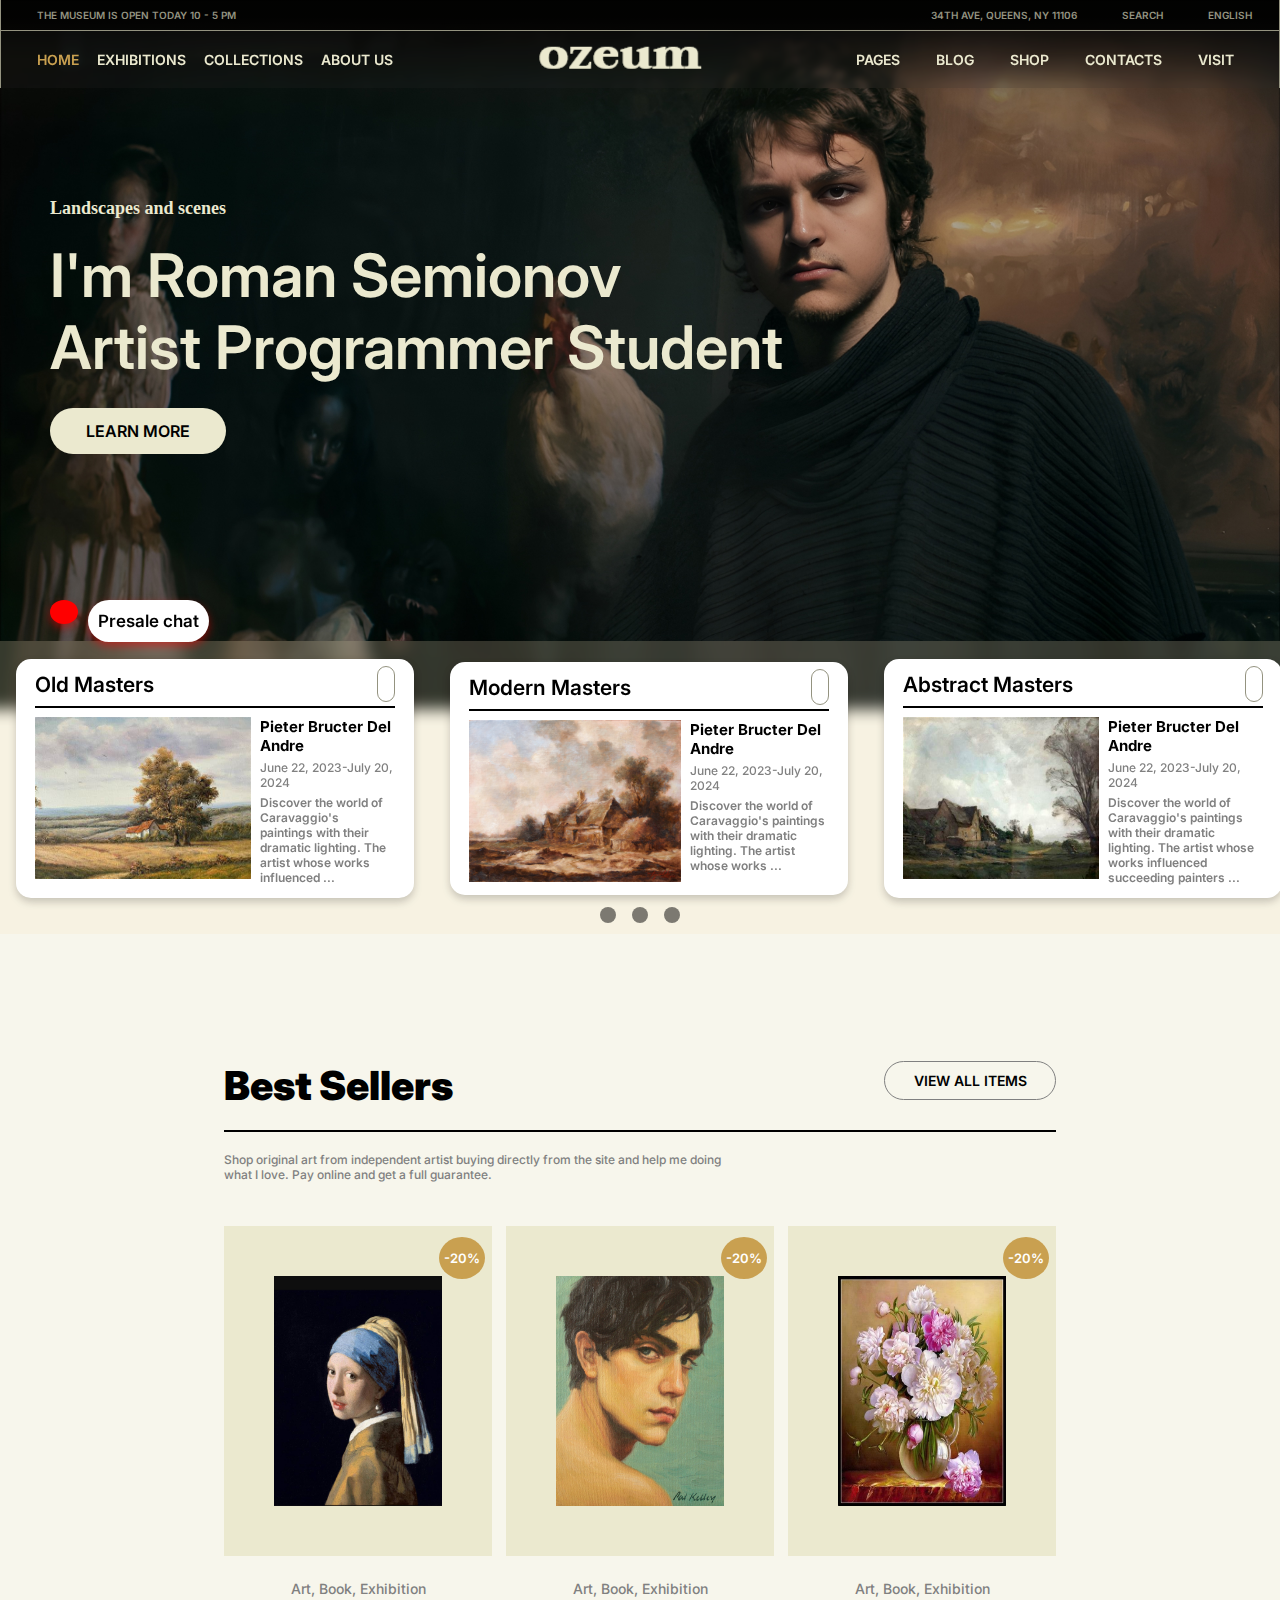
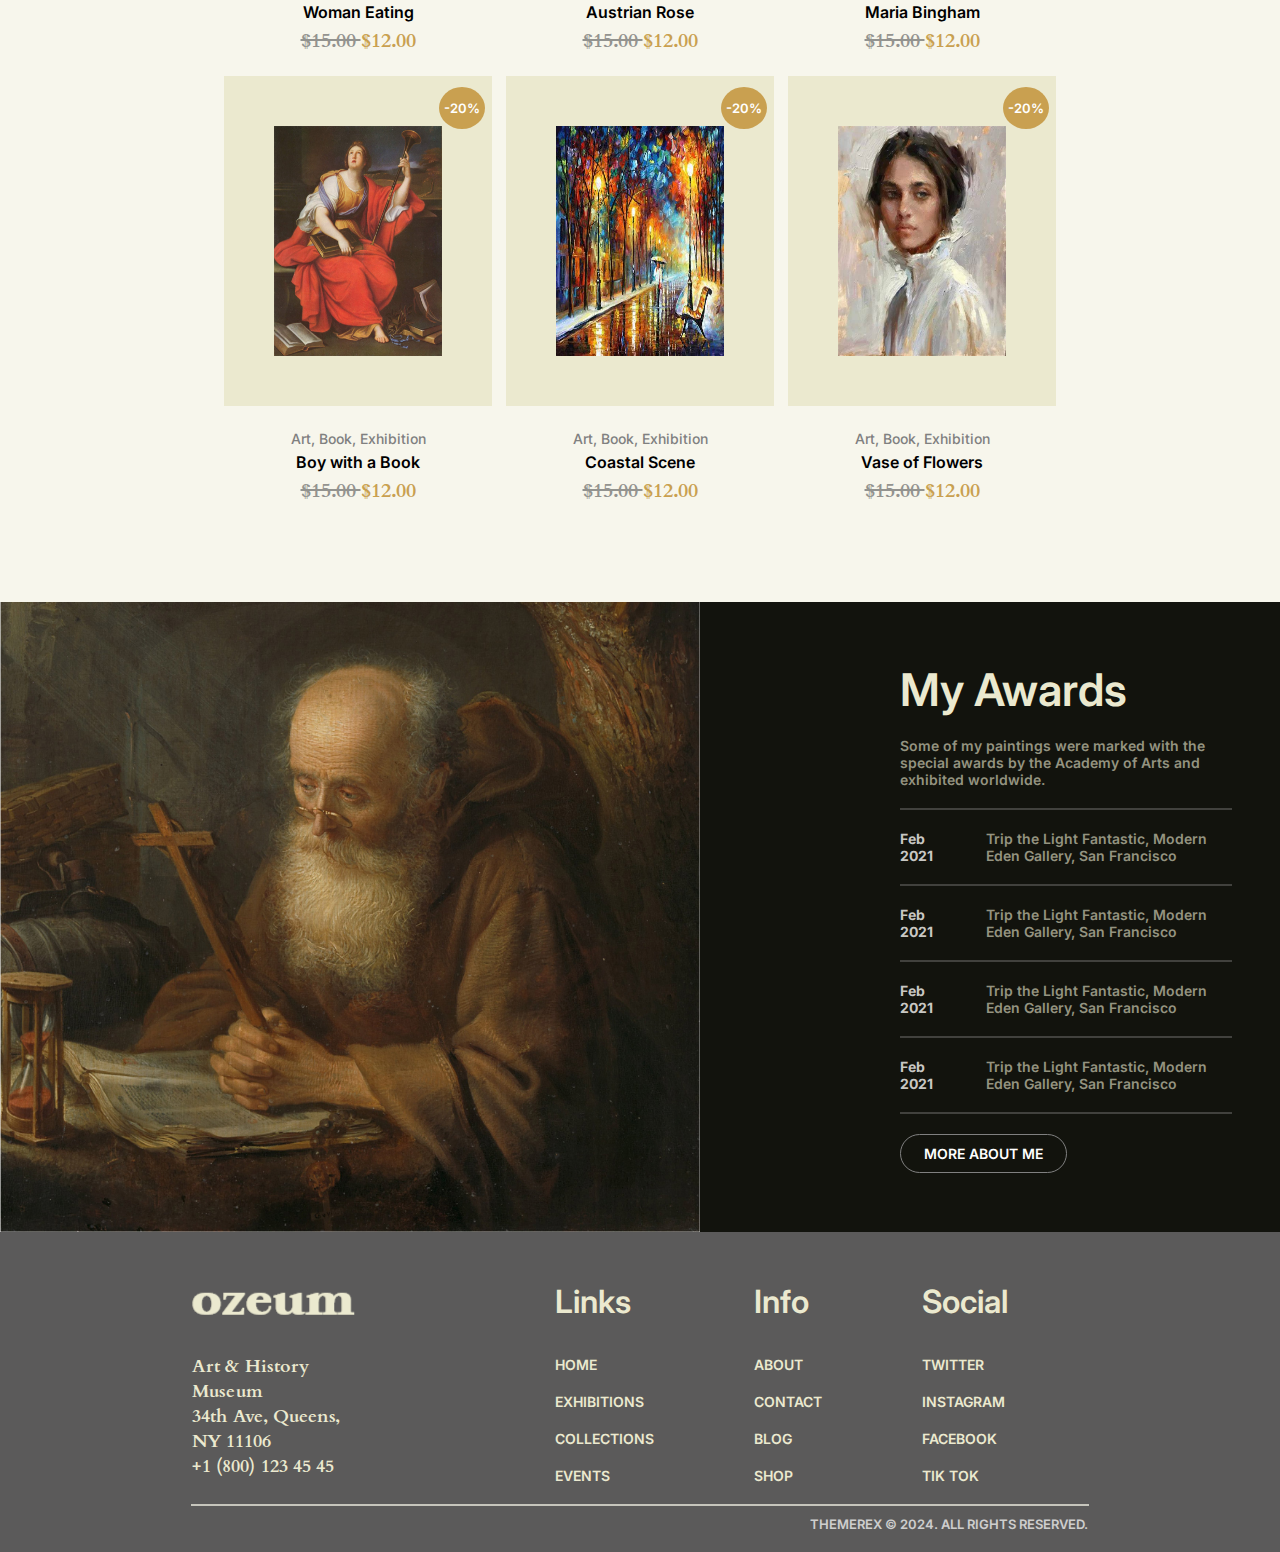
<file: index.html>
<!DOCTYPE html>
<html lang="en">

<head>
    <meta charset="UTF-8">
    <meta name="viewport" content="width=device-width, initial-scale=1.0">
    <link rel="stylesheet" href="style.css">
    <link rel="stylesheet" href="shop.html">
    <link rel="stylesheet" href="about-us.html">
    <link rel="stylesheet" href="https://cdnjs.cloudflare.com/ajax/libs/font-awesome/6.5.1/css/all.min.css"
        integrity="sha512-DTOQO9RWCH3ppGqcWaEA1BIZOC6xxalwEsw9c2QQeAIftl+Vegovlnee1c9QX4TctnWMn13TZye+giMm8e2LwA=="
        crossorigin="anonymous" referrerpolicy="no-referrer" />
    <title>Ozeum-Home</title>
</head>

<body>
    <section class="sec-main">
        <div class="presale">
            <ul class="presale-flex">
                <a href="#" class="color-white">
                    <li class="pr-button"><i class="fa-solid fa-comment"></i></li>
                </a>
                <a href="#" class="pr-ch-button">
                    <li>Presale chat</li>
                </a>
            </ul>
        </div>

        <header>
            <section class="upper">
                <a href="#" class="item-flex first-item">
                    <i class="fa-regular fa-clock"></i>
                    <p>THE MUSEUM IS OPEN TODAY 10 - 5 PM</p>
                </a>
                <ul class="upper-nav">
                    <li>
                        <a href="#" class="item-flex">
                            <i class="fa-solid fa-location-dot"></i>
                            <p>34TH AVE, QUEENS, NY 11106</p>
                        </a>
                    </li>
                    <li>
                        <a href="#" class="item-flex">
                            <i class="fa-solid fa-magnifying-glass"></i>
                            <p>SEARCH</p>
                        </a>
                    </li>
                    <li>
                        <a href="#" class="item-flex">
                            <i class="fa-solid fa-globe"></i>
                            <p>ENGLISH</p>
                        </a>
                    </li>
                </ul>
            </section>

            <section class="lower">
                <ul class="lower-nav-container">
                    <ul class="lower-nav">
                        <li class="current"><a href="#">HOME</a></li>
                        <li><a href="#">EXHIBITIONS</a></li>
                        <li><a href="#">COLLECTIONS</a></li>
                        <li><a href="about-us.html">ABOUT US</a></li>
                    </ul>
                    <li class="logo"><a href="index.html"><img src="/Lucru_Individual_1/images/logo.png" alt=""></a></li>
                    <ul class="lower-nav lower-nav2">
                        <li><a href="#">PAGES</a></li>
                        <li><a href="#">BLOG</a></li>
                        <li><a href="shop.html">SHOP</a></li>
                        <li><a href="#">CONTACTS</a></li>
                        <li><a href="#">VISIT</a></li>
                    </ul>
                </ul>
            </section>

            <section class="lower-phone">
                <input type="checkbox" id="check">
                <label for="check" class="open-menu"><i class="fa-solid fa-bars"></i></label>
                <a href="index.html"><img class="logo" src="/Lucru_Individual_1/images/logo.png" alt=""></a>
                <ul class="lower-nav-phone">
                    <ul class="item">
                        <li><i class="fa-solid fa-house"></i></li>
                        <li class="current"><a href="#">HOME</a></li>
                    </ul>
                    <ul class="item">
                        <li><i class="fa-solid fa-camera-retro"></i></li>
                        <li><a href="#">EXHIBITIONS</a></li>
                    </ul>
                    <ul class="item">
                        <li><i class="fa-solid fa-film"></i></li>
                        <li><a href="#">COLLECTIONS</a></li>   
                    </ul>
                    <ul class="item">
                        <li><i class="fa-solid fa-circle-info"></i></li>
                        <li><a href="about-us.html">ABOUT US</a></li>
                    </ul>
                    <ul class="item">
                        <li><i class="fa-solid fa-file"></i></li>
                        <li><a href="#">PAGES</a></li>   
                    </ul>
                    <ul class="item">
                        <li><i class="fa-solid fa-blog"></i></li>
                        <li><a href="#">BLOG</a></li>            
                    </ul>
                    <ul class="item">
                        <li><i class="fa-solid fa-cart-shopping"></i></li>
                        <li><a href="shop.html">SHOP</a></li>
                    </ul>
                    <ul class="item">
                        <li><i class="fa-solid fa-phone"></i></li>
                        <li><a href="#">CONTACTS</a></li> 
                    </ul>
                    <ul class="item">
                        <li><i class="fa-solid fa-location-dot"></i></li>
                        <li><a href="#">VISIT</a></li>   
                    </ul>
                </ul>
            </section>
        </header>

        <ul class="info-about-me">
            <li class="small">Landscapes and scenes</li>
            <li class="big">
                <p>I'm Roman Semionov<br>Artist Programmer Student</p>
            </li>
            <li class="pad-top">
                <a href="#" class="learn-button">LEARN MORE</a>
            </li>
        </ul>

        <div class="slider-frame">
            <div class="slider">
                <div class="frame" id="slide1">
                    <div class="slide-box">
                        <div class="box-container gap">
                            <ul class="up-box">
                                <li>
                                    <h2>Old Masters</h2>
                                </li>
                                <li>
                                    <a href="#" class="arrow-button"><i class="fa-solid fa-arrow-right"></i></a>
                                </li>
                            </ul>
                            <hr>
                            <div class="box-cont-align">
                                <img src="/Lucru_Individual_1/images/image1.jpg" alt="">
                                <ul class="flex2">
                                    <a href="#">
                                        <li class="bold">Pieter Bructer Del Andre</li>
                                    </a>
                                    <li class="thin">June 22, 2023-July 20, 2024</li>
                                    <li class="thin">
                                        <p>Discover the world of Caravaggio's paintings with their dramatic lighting.
                                            The artist whose works influenced <span><a href="#">...</a></span></p>
                                    </li>
                                </ul>
                            </div>
                        </div>
                    </div>

                    <div class="slide-box">
                        <div class="box-container gap">
                            <ul class="up-box">
                                <li>
                                    <h2>Modern Masters</h2>
                                </li>
                                <li>
                                    <a href="#" class="arrow-button"><i class="fa-solid fa-arrow-right"></i></a>
                                </li>
                            </ul>
                            <hr>
                            <div class="box-cont-align">
                                <img src="/Lucru_Individual_1/images/image2.jpg" alt="">
                                <ul class="flex2">
                                    <a href="#">
                                        <li class="bold">Pieter Bructer Del Andre</li>
                                    </a>
                                    <li class="thin">June 22, 2023-July 20, 2024</li>
                                    <li class="thin">
                                        <p>Discover the world of Caravaggio's paintings with their dramatic lighting.
                                            The artist whose works <span><a href="#">...</a></span></p>
                                    </li>
                                </ul>
                            </div>
                        </div>
                    </div>
                    <div class="slide-box">
                        <div class="box-container gap">
                            <ul class="up-box">
                                <li>
                                    <h2>Abstract Masters</h2>
                                </li>
                                <li>
                                    <a href="#" class="arrow-button"><i class="fa-solid fa-arrow-right"></i></a>
                                </li>
                            </ul>
                            <hr>
                            <div class="box-cont-align">
                                <img src="/Lucru_Individual_1/images/image3.jpg" alt="">
                                <ul class="flex2">
                                    <a href="#">
                                        <li class="bold">Pieter Bructer Del Andre</li>
                                    </a>
                                    <li class="thin">June 22, 2023-July 20, 2024</li>
                                    <li class="thin">
                                        <p>Discover the world of Caravaggio's paintings with their dramatic lighting.
                                            The artist whose works influenced succeeding painters <span><a
                                                    href="#">...</a></span></p>
                                    </li>
                                </ul>
                            </div>
                        </div>
                    </div>
                </div>


                <div class="frame" id="slide2">
                    <div class="slide-box">
                        <div class="box-container gap">
                            <ul class="up-box">
                                <li>
                                    <h2>Men Artists</h2>
                                </li>
                                <li>
                                    <a href="#" class="arrow-button"><i class="fa-solid fa-arrow-right"></i></a>
                                </li>
                            </ul>
                            <hr>
                            <div class="box-cont-align">
                                <img src="/Lucru_Individual_1/images/image4.jpg" alt="">
                                <ul class="flex2">
                                    <a href="#">
                                        <li class="bold">Pieter Bructer Del Andre</li>
                                    </a>
                                    <li class="thin">June 22, 2023-July 20, 2024</li>
                                    <li class="thin">
                                        <p>Discover the world of Caravaggio's paintings with their dramatic lighting.
                                            The artist whose works influenced succeeding painters <span><a
                                                    href="#">...</a></span></p>
                                    </li>
                                </ul>
                            </div>
                        </div>
                    </div>

                    <div class="slide-box">
                        <div class="box-container gap">
                            <ul class="up-box">
                                <li>
                                    <h2>Women Artists</h2>
                                </li>
                                <li>
                                    <a href="#" class="arrow-button"><i class="fa-solid fa-arrow-right"></i></a>
                                </li>
                            </ul>
                            <hr>
                            <div class="box-cont-align">
                                <img src="/Lucru_Individual_1/images/image5.jpg" alt="">
                                <ul class="flex2">
                                    <a href="#">
                                        <li class="bold">Pieter Bructer Del Andre</li>
                                    </a>
                                    <li class="thin">June 22, 2023-July 20, 2024</li>
                                    <li class="thin">
                                        <p>Discover the world of Caravaggio's paintings with their dramatic lighting.
                                            The artist whose works influenced succeeding painters <span><a
                                                    href="#">...</a></span></p>
                                    </li>
                                </ul>
                            </div>
                        </div>
                    </div>
                    <div class="slide-box">
                        <div class="box-container gap">
                            <ul class="up-box">
                                <li>
                                    <h2>Abstract Art</h2>
                                </li>
                                <li>
                                    <a href="#" class="arrow-button"><i class="fa-solid fa-arrow-right"></i></a>
                                </li>
                            </ul>
                            <hr>
                            <div class="box-cont-align">
                                <img src="/Lucru_Individual_1/images/image6.jpg" alt="">
                                <ul class="flex2">
                                    <a href="#">
                                        <li class="bold">Pieter Bructer Del Andre</li>
                                    </a>
                                    <li class="thin">June 22, 2023-July 20, 2024</li>
                                    <li class="thin">
                                        <p>Discover the world of Caravaggio's paintings with their dramatic lighting.
                                            The artist whose works influenced succeeding painters <span><a
                                                    href="#">...</a></span></p>
                                    </li>
                                </ul>
                            </div>
                        </div>
                    </div>
                </div>

                <div class="frame" id="slide3">
                    <div class="slide-box">
                        <div class="box-container gap">
                            <ul class="up-box">
                                <li>
                                    <h2>Landscapes</h2>
                                </li>
                                <li>
                                    <a href="#" class="arrow-button"><i class="fa-solid fa-arrow-right"></i></a>
                                </li>
                            </ul>
                            <hr>
                            <div class="box-cont-align">
                                <img src="/Lucru_Individual_1/images/image7.jpg" alt="">
                                <ul class="flex2">
                                    <a href="#">
                                        <li class="bold">Pieter Bructer Del Andre</li>
                                    </a>
                                    <li class="thin">June 22, 2023-July 20, 2024</li>
                                    <li class="thin">
                                        <p>Discover the world of Caravaggio's paintings with their dramatic lighting.
                                            The artist whose works influenced succeeding painters <span><a
                                                    href="#">...</a></span></p>
                                    </li>
                                </ul>
                            </div>
                        </div>
                    </div>

                    <div class="slide-box">
                        <div class="box-container gap">
                            <ul class="up-box">
                                <li>
                                    <h2>Static Nature</h2>
                                </li>
                                <li>
                                    <a href="#" class="arrow-button"><i class="fa-solid fa-arrow-right"></i></a>
                                </li>
                            </ul>
                            <hr>
                            <div class="box-cont-align">
                                <img src="/Lucru_Individual_1/images/image8.jpg" alt="">
                                <ul class="flex2">
                                    <a href="#">
                                        <li class="bold">Pieter Bructer Del Andre</li>
                                    </a>
                                    <li class="thin">June 22, 2023-July 20, 2024</li>
                                    <li class="thin">
                                        <p>Discover the world of Caravaggio's paintings with their dramatic lighting.
                                            The artist whose works influenced succeeding painters <span><a
                                                    href="#">...</a></span></p>
                                    </li>
                                </ul>
                            </div>
                        </div>
                    </div>
                    <div class="slide-box">
                        <div class="box-container gap">
                            <ul class="up-box">
                                <li>
                                    <h2>Famous Pieces</h2>
                                </li>
                                <li>
                                    <a href="#" class="arrow-button"><i class="fa-solid fa-arrow-right"></i></a>
                                </li>
                            </ul>
                            <hr>
                            <div class="box-cont-align">
                                <img src="/Lucru_Individual_1/images/image9.jpg" alt="">
                                <ul class="flex2">
                                    <a href="#">
                                        <li class="bold">Pieter Bructer Del Andre</li>
                                    </a>
                                    <li class="thin">June 22, 2023-July 20, 2024</li>
                                    <li class="thin">
                                        <p>Discover the world of Caravaggio's paintings with their dramatic lighting.
                                            The artist whose works influenced succeeding painters <span><a
                                                    href="#">...</a></span></p>
                                    </li>
                                </ul>
                            </div>
                        </div>
                    </div>
                </div>
            </div>

            <div class="slider-nav">
                <a href="#slide1"></a>
                <a href="#slide2"></a>
                <a href="#slide3"></a>
            </div>
        </div>
    </section>



    <section class="sec-middle">
        <div class="shop">
            <ul class="shop-nav">
                <li class="big2">Best Sellers</li>
                <a href="shop.html">
                    <li class="more-button more-button3">VIEW ALL ITEMS</li>
                </a>
            </ul>
            <hr>
            <p class="thin">Shop original art from independent artist buying directly from the site and help me doing
                <br>what I love. Pay online and get a full guarantee.
            </p>

            <div class="cards-container">
                <div class="card">
                    <ul class="flex-row-end">
                        <li class="sale-tag">-20%</li>
                    </ul>
                    <img src="/Lucru_Individual_1/images/card-image1.jpg" alt="">
                    <ul class="gap3">
                        <li class="thin thin2">Art, Book, Exhibition</li>
                        <li class="card-title">Woman Eating</li>
                        <li>
                            <p><span class="crossed-price">$15.00 </span><span class="reduced-price">$12.00</span></p>
                        </li>
                    </ul>
                </div>

                <div class="card">
                    <ul class="flex-row-end">
                        <li class="sale-tag">-20%</li>
                    </ul>
                    <img src="/Lucru_Individual_1/images/card-image2.jpg" alt="">
                    <ul class="gap3">
                        <li class="thin thin2">Art, Book, Exhibition</li>
                        <li class="card-title">Austrian Rose</li>
                        <li>
                            <p><span class="crossed-price">$15.00 </span><span class="reduced-price">$12.00</span></p>
                        </li>
                    </ul>
                </div>

                <div class="card">
                    <ul class="flex-row-end">
                        <li class="sale-tag">-20%</li>
                    </ul>
                    <img src="/Lucru_Individual_1/images/card-image3.jpg" alt="">
                    <ul class="gap3">
                        <li class="thin thin2">Art, Book, Exhibition</li>
                        <li class="card-title">Maria Bingham</li>
                        <li>
                            <p><span class="crossed-price">$15.00 </span><span class="reduced-price">$12.00</span></p>
                        </li>
                    </ul>
                </div>

                <div class="card">
                    <ul class="flex-row-end">
                        <li class="sale-tag">-20%</li>
                    </ul>
                    <img src="/Lucru_Individual_1/images/card-image4.jpg" alt="">
                    <ul class="gap3">
                        <li class="thin thin2">Art, Book, Exhibition</li>
                        <li class="card-title">Boy with a Book</li>
                        <li>
                            <p><span class="crossed-price">$15.00 </span><span class="reduced-price">$12.00</span></p>
                        </li>
                    </ul>
                </div>

                <div class="card">
                    <ul class="flex-row-end">
                        <li class="sale-tag">-20%</li>
                    </ul>
                    <img src="/Lucru_Individual_1/images/card-image5.jpg" alt="">
                    <ul class="gap3">
                        <li class="thin thin2">Art, Book, Exhibition</li>
                        <li class="card-title">Coastal Scene</li>
                        <li>
                            <p><span class="crossed-price">$15.00 </span><span class="reduced-price">$12.00</span></p>
                        </li>
                    </ul>
                </div>

                <div class="card">
                    <ul class="flex-row-end">
                        <li class="sale-tag">-20%</li>
                    </ul>
                    <img src="/Lucru_Individual_1/images/card-image6.jpg" alt="">
                    <ul class="gap3">
                        <li class="thin thin2">Art, Book, Exhibition</li>
                        <li class="card-title">Vase of Flowers</li>
                        <li>
                            <p><span class="crossed-price">$15.00 </span><span class="reduced-price">$12.00</span></p>
                        </li>
                    </ul>
                </div>
            </div>
        </div>
    </section>



    <section class="sec-last">
        <img src="/Lucru_Individual_1/images/background2.jpg" alt="">
        <div class="last-text">
            <ul class="gap2">
                <li class="awards">My Awards</li>
                <li>Some of my paintings were marked with the special awards by the Academy of Arts
                    and exhibited worldwide.</li>
                <li>
                    <hr>
                </li>
                <li>
                    <ul class="flex-row">
                        <li class="year">Feb 2021</li>
                        <li>Trip the Light Fantastic, Modern Eden Gallery, San Francisco</li>
                    </ul>
                </li>
                <li>
                    <hr>
                </li>
                <li>
                    <ul class="flex-row">
                        <li class="year">Feb 2021</li>
                        <li>Trip the Light Fantastic, Modern Eden Gallery, San Francisco</li>
                    </ul>
                </li>
                <li>
                    <hr>
                </li>
                <li>
                    <ul class="flex-row">
                        <li class="year">Feb 2021</li>
                        <li>Trip the Light Fantastic, Modern Eden Gallery, San Francisco</li>
                    </ul>
                </li>
                <li>
                    <hr>
                </li>
                <li>
                    <ul class="flex-row">
                        <li class="year">Feb 2021</li>
                        <li>Trip the Light Fantastic, Modern Eden Gallery, San Francisco</li>
                    </ul>
                </li>
                <li>
                    <hr>
                </li>
                <a href="#">
                    <li class="more-button more-button2">
                        MORE ABOUT ME
                    </li>
                </a>
            </ul>
        </div>
    </section>

    <footer>
        <ul class="footer-container">
            <li>
                <ul class="flex pad-left gap2">
                    <li class="logo2"><a href="#"><img src="/Lucru_Individual_1/images/logo.png" alt=""></a></li>
                    <li class="thin3">Art & History Museum<br>
                        34th Ave, Queens, NY 11106<br>
                        +1 (800) 123 45 45</li>
                </ul>
            </li>
            <li class="footer-col">
                <ul class="flex wid585 gap2">
                    <li class="big3"><a href="#">Links</a></li>
                    <li class="thin4"><a href="#">HOME</a></li>
                    <li class="thin4"><a href="#">EXHIBITIONS</a></li>
                    <li class="thin4"><a href="#">COLLECTIONS</a></li>
                    <li class="thin4"><a href="#">EVENTS</a></li>
                </ul>
            </li>
            <li class="footer-col">
                <ul class="flex wid585 gap2">
                    <li class="big3"><a href="#">Info</a></li>
                    <li class="thin4"><a href="#">ABOUT</a></li>
                    <li class="thin4"><a href="#">CONTACT</a></li>
                    <li class="thin4"><a href="#">BLOG</a></li>
                    <li class="thin4"><a href="#">SHOP</a></li>
                </ul>
            </li>
            <li class="footer-col">
                <ul class="flex wid585 gap2">
                    <li class="big3"><a href="#">Social</a></li>
                    <li class="thin4"><a href="#">TWITTER</a></li>
                    <li class="thin4"><a href="#">INSTAGRAM</a></li>
                    <li class="thin4"><a href="#">FACEBOOK</a></li>
                    <li class="thin4"><a href="#">TIK TOK</a></li>
                </ul>
            </li>
        </ul>

        <hr class="wid70">
        <div class="footer-nav">
            <ul class="footer-flex">
                <li><a href="#"><i class="fa-brands fa-x-twitter"></i></a></li>
                <li><a href="#"><i class="fa-brands fa-instagram"></i></a></li>
                <li><a href="#"><i class="fa-brands fa-facebook-f"></i></a></li>
            </ul>
            <a href="#">THEMEREX © 2024. ALL RIGHTS RESERVED.</a>
        </div>

    </footer>

</body>

</html>
</file>
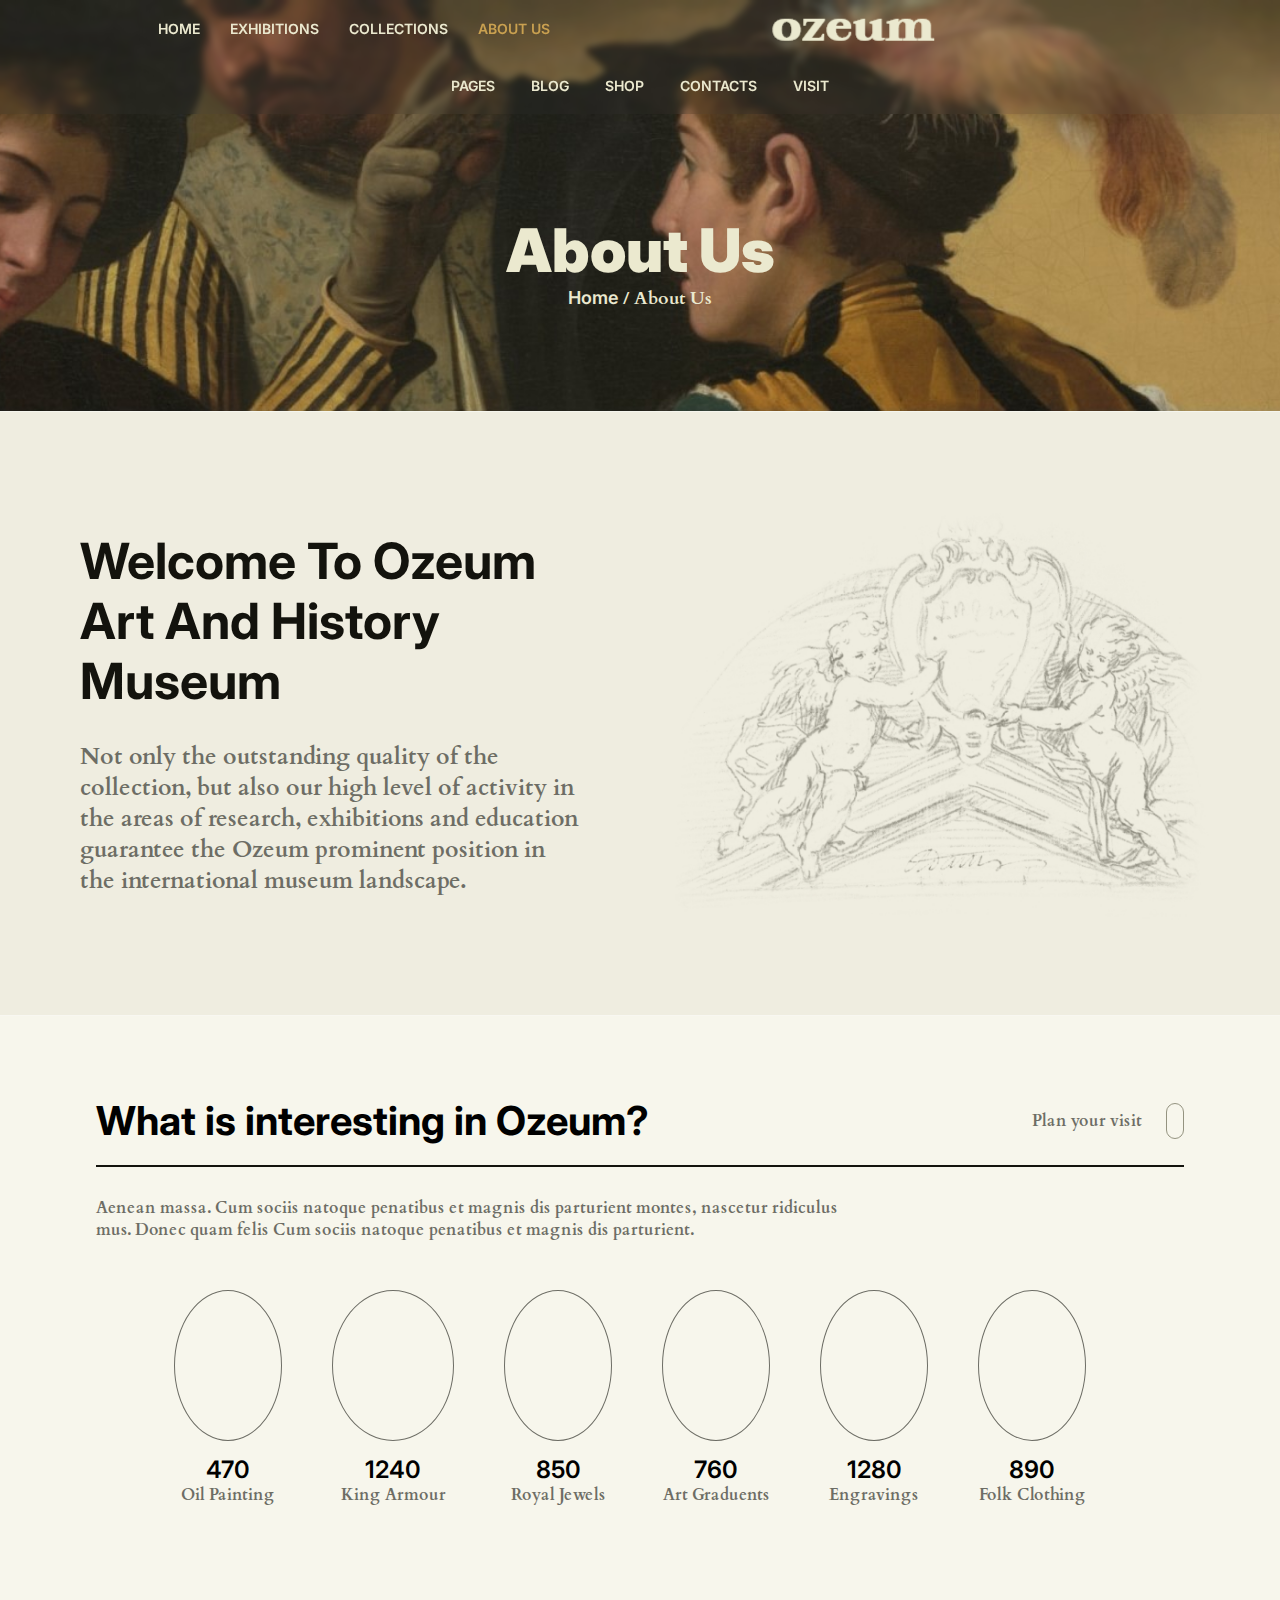
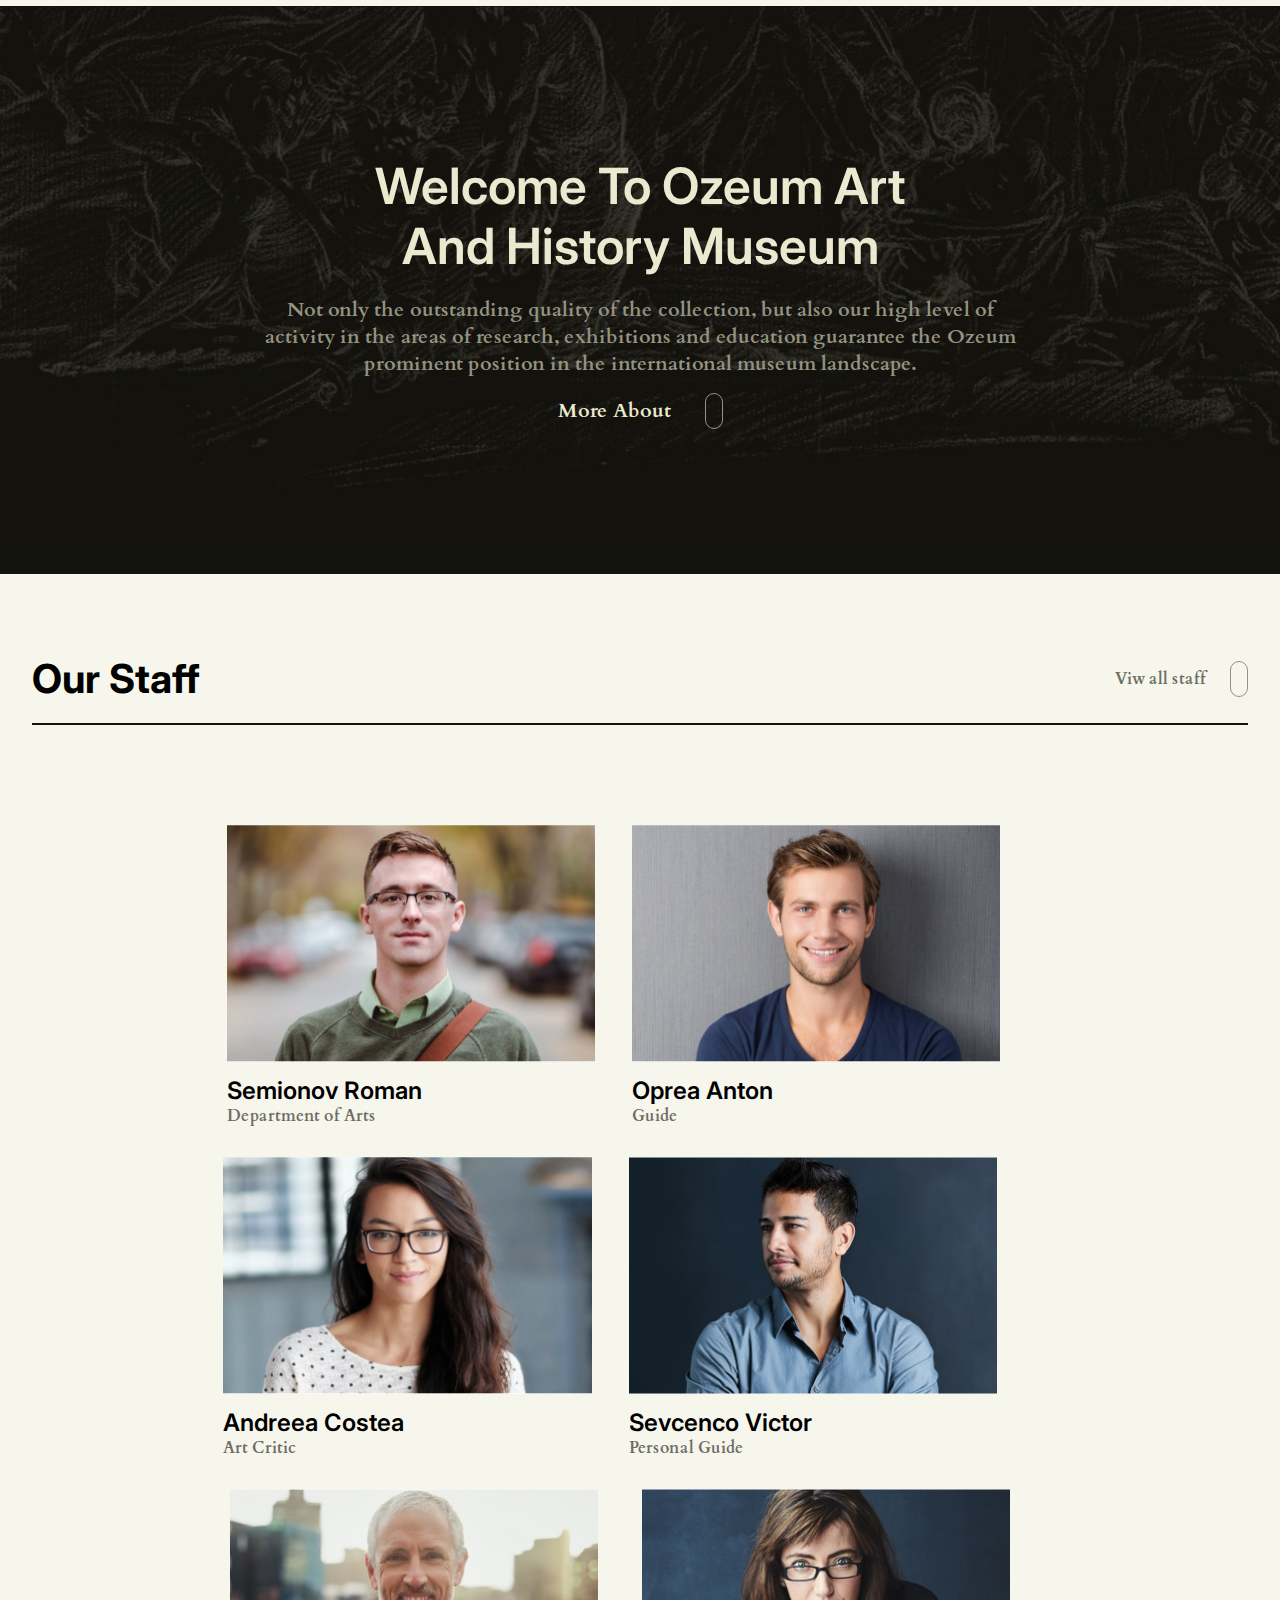
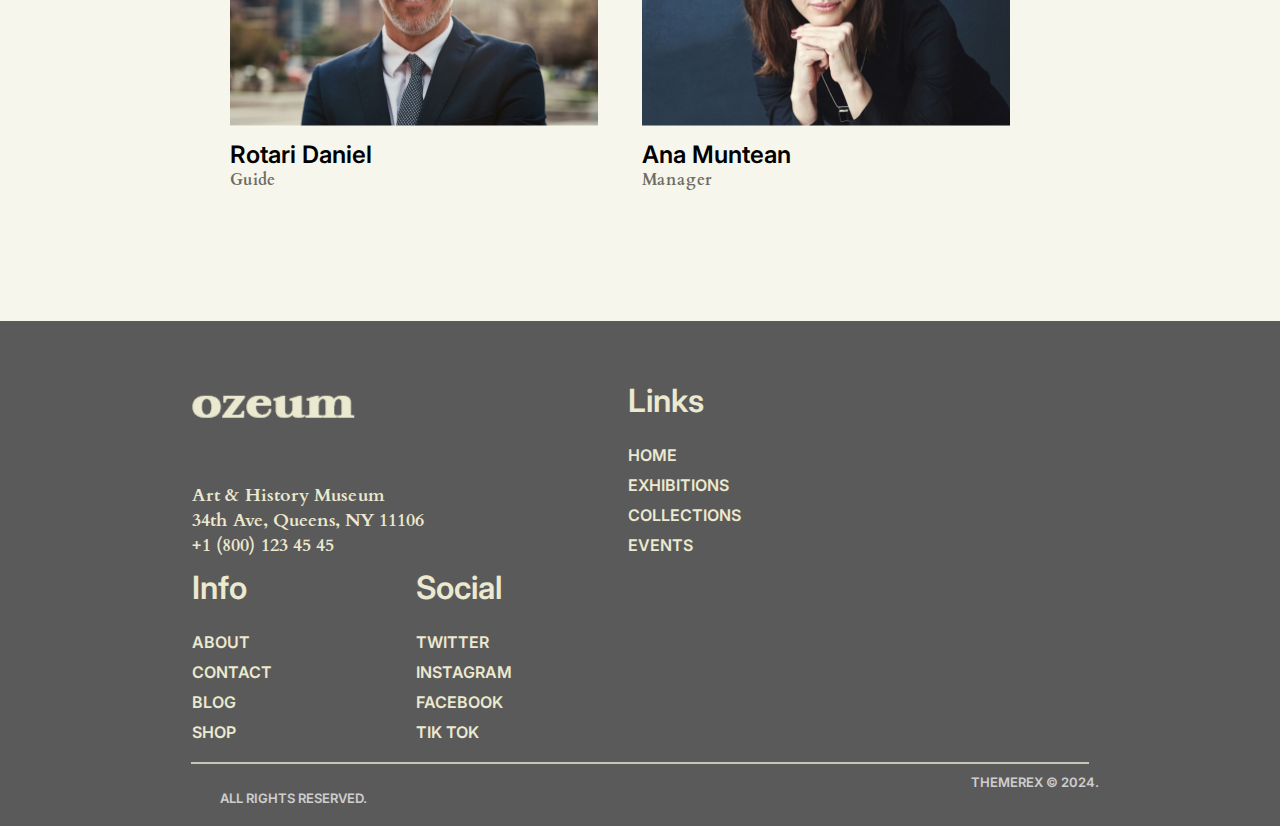
<file: about-us.html>
<!DOCTYPE html>
<html lang="en">

<head>
    <meta charset="UTF-8">
    <meta name="viewport" content="width=device-width, initial-scale=1.0">
    <link rel="stylesheet" href="style.css">
    <link rel="stylesheet" href="style-no-grid-flex.css">
    <link rel="stylesheet" href="shop.html">
    <link rel="stylesheet" href="index.html">
    <link rel="stylesheet" href="https://cdnjs.cloudflare.com/ajax/libs/font-awesome/6.5.1/css/all.min.css"
        integrity="sha512-DTOQO9RWCH3ppGqcWaEA1BIZOC6xxalwEsw9c2QQeAIftl+Vegovlnee1c9QX4TctnWMn13TZye+giMm8e2LwA=="
        crossorigin="anonymous" referrerpolicy="no-referrer" />
    <title>Ozeum-About Us</title>
</head>

<body>
    <header class="about-us-header">
        <section class="lower-simple">
            <ul class="lower-nav-container-simple">
                <li class="lower-nav-simple">
                    <a href="index.html">HOME</a>
                    <a href="#">EXHIBITIONS</a>
                    <a href="#">COLLECTIONS</a>
                    <a href="about-us.html" class="current">ABOUT US</a>
                </li>
                <li class="logo"><a href="index.html"><img src="/Lucru_Individual_1/images/logo.png" alt=""></a></li>
                <li class="lower-nav-simple lower-nav-simple2">
                    <a href="#">PAGES</a>
                    <a href="#">BLOG</a>
                    <a href="shop.html">SHOP</a>
                    <a href="#">CONTACTS</a>
                    <a href="#">VISIT</a>
                </li>
            </ul>
        </section>

        <section class="lower-phone-nothing">
            <input type="checkbox" id="check">
            <a href="index.html"><img class="logo-not" src="/Lucru_Individual_1/images/logo.png" alt=""></a>
            <label for="check" class="open-menu"><i class="fa-solid fa-bars"></i></label>
            <ul class="lower-nav-phone-nothing">
                <ul class="item-nothing">
                    <li><i class="fa-solid fa-house"></i></li>
                    <li class="current"><a href="#">HOME</a></li>
                </ul>
                <ul class="item-nothing">
                    <li><i class="fa-solid fa-camera-retro"></i></li>
                    <li><a href="#">EXHIBITIONS</a></li>
                </ul>
                <ul class="item-nothing">
                    <li><i class="fa-solid fa-film"></i></li>
                    <li><a href="#">COLLECTIONS</a></li>
                </ul>
                <ul class="item-nothing">
                    <li><i class="fa-solid fa-circle-info"></i></li>
                    <li><a href="#">ABOUT US</a></li>
                </ul>
                <ul class="item-nothing">
                    <li><i class="fa-solid fa-file"></i></li>
                    <li><a href="#">PAGES</a></li>
                </ul>
                <ul class="item-nothing">
                    <li><i class="fa-solid fa-blog"></i></li>
                    <li><a href="#">BLOG</a></li>
                </ul>
                <ul class="item-nothing">
                    <li><i class="fa-solid fa-cart-shopping"></i></li>
                    <li><a href="shop.html">SHOP</a></li>
                </ul>
                <ul class="item-nothing">
                    <li><i class="fa-solid fa-phone"></i></li>
                    <li><a href="#">CONTACTS</a></li>
                </ul>
                <ul class="item-nothing">
                    <li><i class="fa-solid fa-location-dot"></i></li>
                    <li><a href="#">VISIT</a></li>
                </ul>
            </ul>
        </section>

        <ul class="path2">
            <li class="big">About Us</li>
            <li class="thin3"><span><a href="index.html">Home</a> </span>/ About Us</li>
        </ul>
    </header>

    <section class="main">
        <div class="info">
            <h1>Welcome To Ozeum
                Art And History
                Museum</h1>
            <p>Not only the outstanding quality of the collection, but
                also our high level of activity in the areas of research,
                exhibitions and education guarantee the Ozeum
                prominent position in the international museum
                landscape.</p>
        </div>
    </section>

    <section class="main2">
        <div class="wid90">
            <ul class="what-nav">
                <li>
                    <h2>What is interesting in Ozeum?</h2>
                </li>
                <li>
                    <ul>
                        <li>
                            <p>Plan your visit</p>
                        </li>
                        <li>
                            <a href="#" class="arrow-button"><i class="fa-solid fa-arrow-right"></i></a>
                        </li>
                    </ul>
                </li>
            </ul>
            <hr>
            <p class="short-txt">Aenean massa. Cum sociis natoque penatibus et magnis dis parturient montes, nascetur
                ridiculus mus.
                Donec quam felis Cum sociis natoque penatibus et magnis dis parturient.</p>

            <div class="padding">
                <ul class="genres">
                    <li>
                        <a class="circle"><i class="fa-solid fa-palette"></i></a>
                        <h2>470</h2>
                        <p>Oil Painting</p>
                    </li>
                    <li>
                        <a class="circle circle2"><i class="fa-solid fa-brush"></i></a>
                        <h2>1240</h2>
                        <p>King Armour</p>
                    </li>
                    <li>
                        <a class="circle"><i class="fa-solid fa-gem"></i></a>
                        <h2>850</h2>
                        <p>Royal Jewels</p>
                    </li>
                    <li>
                        <a class="circle"><i class="fa-solid fa-graduation-cap"></i></a>
                        <h2>760</h2>
                        <p>Art Graduents</p>
                    </li>
                    <li>
                        <a class="circle"><i class="fa-solid fa-crown"></i></a>
                        <h2>1280</h2>
                        <p>Engravings</p>
                    </li>
                    <li>
                        <a class="circle"><i class="fa-solid fa-shirt"></i></a>
                        <h2>890</h2>
                        <p>Folk Clothing</p>
                    </li>
                </ul>
            </div>
        </div>
    </section>

    <section class="welcome">
        <div class="al-center">
            <h1>Welcome To Ozeum Art<br>And
                History Museum</h1>
            <p>Not only the outstanding quality of the collection, but also our high level of activity in
                the areas of research, exhibitions and education guarantee the Ozeum prominent
                position in the international museum landscape.</p>
            <ul class="more">
                <li>
                    <p>More About</p>
                </li>
                <li class="pad-lf">
                    <a href="index.html" class="arrow-button"><i class="fa-solid fa-arrow-right"></i></a>
                </li>
            </ul>
        </div>
    </section>

    <section class="main2">
        <div class="wid90 wid95">
            <ul class="what-nav">
                <li>
                    <h2>Our Staff</h2>
                </li>
                <li>
                    <ul>
                        <li>
                            <p>Viw all staff</p>
                        </li>
                        <li>
                            <a href="#" class="arrow-button"><i class="fa-solid fa-arrow-right"></i></a>
                        </li>
                    </ul>
                </li>
            </ul>
            <hr>

            <div class="padding">
                <ul class="genres staff-cards">
                    <li>
                        <img src="/Lucru_Individual_1/images/staff1.jpg" alt="">
                        <h2>Semionov Roman</h2>
                        <p>Department of Arts</p>
                    </li>
                    <li>
                        <img src="/Lucru_Individual_1/images/staff2.jpg" alt="">
                        <h2>Oprea Anton</h2>
                        <p>Guide</p>
                    </li>
                    <li>
                        <img src="/Lucru_Individual_1/images/staff3.jpg" alt="">
                        <h2>Andreea Costea</h2>
                        <p>Art Critic</p>
                    </li>
                    <li class="pl">
                        <img src="/Lucru_Individual_1/images/staff4.jpg" alt="">
                        <h2>Sevcenco Victor</h2>
                        <p>Personal Guide</p>
                    </li>
                    <li class="pl">
                        <img src="/Lucru_Individual_1/images/staff5.jpg" alt="">
                        <h2>Rotari Daniel</h2>
                        <p>Guide</p>
                    </li>
                    <li class="pl">
                        <img src="/Lucru_Individual_1/images/staff6.jpg" alt="">
                        <h2>Ana Muntean</h2>
                        <p>Manager</p>
                    </li>
                </ul>
            </div>
        </div>
    </section>

    <footer>
        <ul class="footer-container-nothing">
            <li>
                <ul class="pad-left block">
                    <li class="logo2"><a href="#"><img src="/Lucru_Individual_1/images/logo.png" alt=""></a></li>
                    <li class="thin3">Art & History Museum<br>
                        34th Ave, Queens, NY 11106<br>
                        +1 (800) 123 45 45</li>
                </ul>
            </li>
            <li class="footer-col">
                <ul class="block">
                    <li class="big3"><a href="#">Links</a></li>
                    <li class="thin4"><a href="#">HOME</a></li>
                    <li class="thin4"><a href="#">EXHIBITIONS</a></li>
                    <li class="thin4"><a href="#">COLLECTIONS</a></li>
                    <li class="thin4"><a href="#">EVENTS</a></li>
                </ul>
            </li>
            <li class="footer-col">
                <ul class="block">
                    <li class="big3"><a href="#">Info</a></li>
                    <li class="thin4"><a href="#">ABOUT</a></li>
                    <li class="thin4"><a href="#">CONTACT</a></li>
                    <li class="thin4"><a href="#">BLOG</a></li>
                    <li class="thin4"><a href="#">SHOP</a></li>
                </ul>
            </li>
            <li class="footer-col nope">
                <ul class="block">
                    <li class="big3"><a href="#">Social</a></li>
                    <li class="thin4"><a href="#">TWITTER</a></li>
                    <li class="thin4"><a href="#">INSTAGRAM</a></li>
                    <li class="thin4"><a href="#">FACEBOOK</a></li>
                    <li class="thin4"><a href="#">TIK TOK</a></li>
                </ul>
            </li>
        </ul>

        <hr class="wid70">
        <div class="footer-nav-nothing">
            <ul class="footer-nothing">
                <li><a href="#"><i class="fa-brands fa-x-twitter"></i></a></li>
                <li><a href="#"><i class="fa-brands fa-instagram"></i></a></li>
                <li><a href="#"><i class="fa-brands fa-facebook-f"></i></a></li>
            </ul>
            <a class="credits" href="#">THEMEREX © 2024. ALL RIGHTS RESERVED.</a>
        </div>
    </footer>
</body>

</html>
</file>
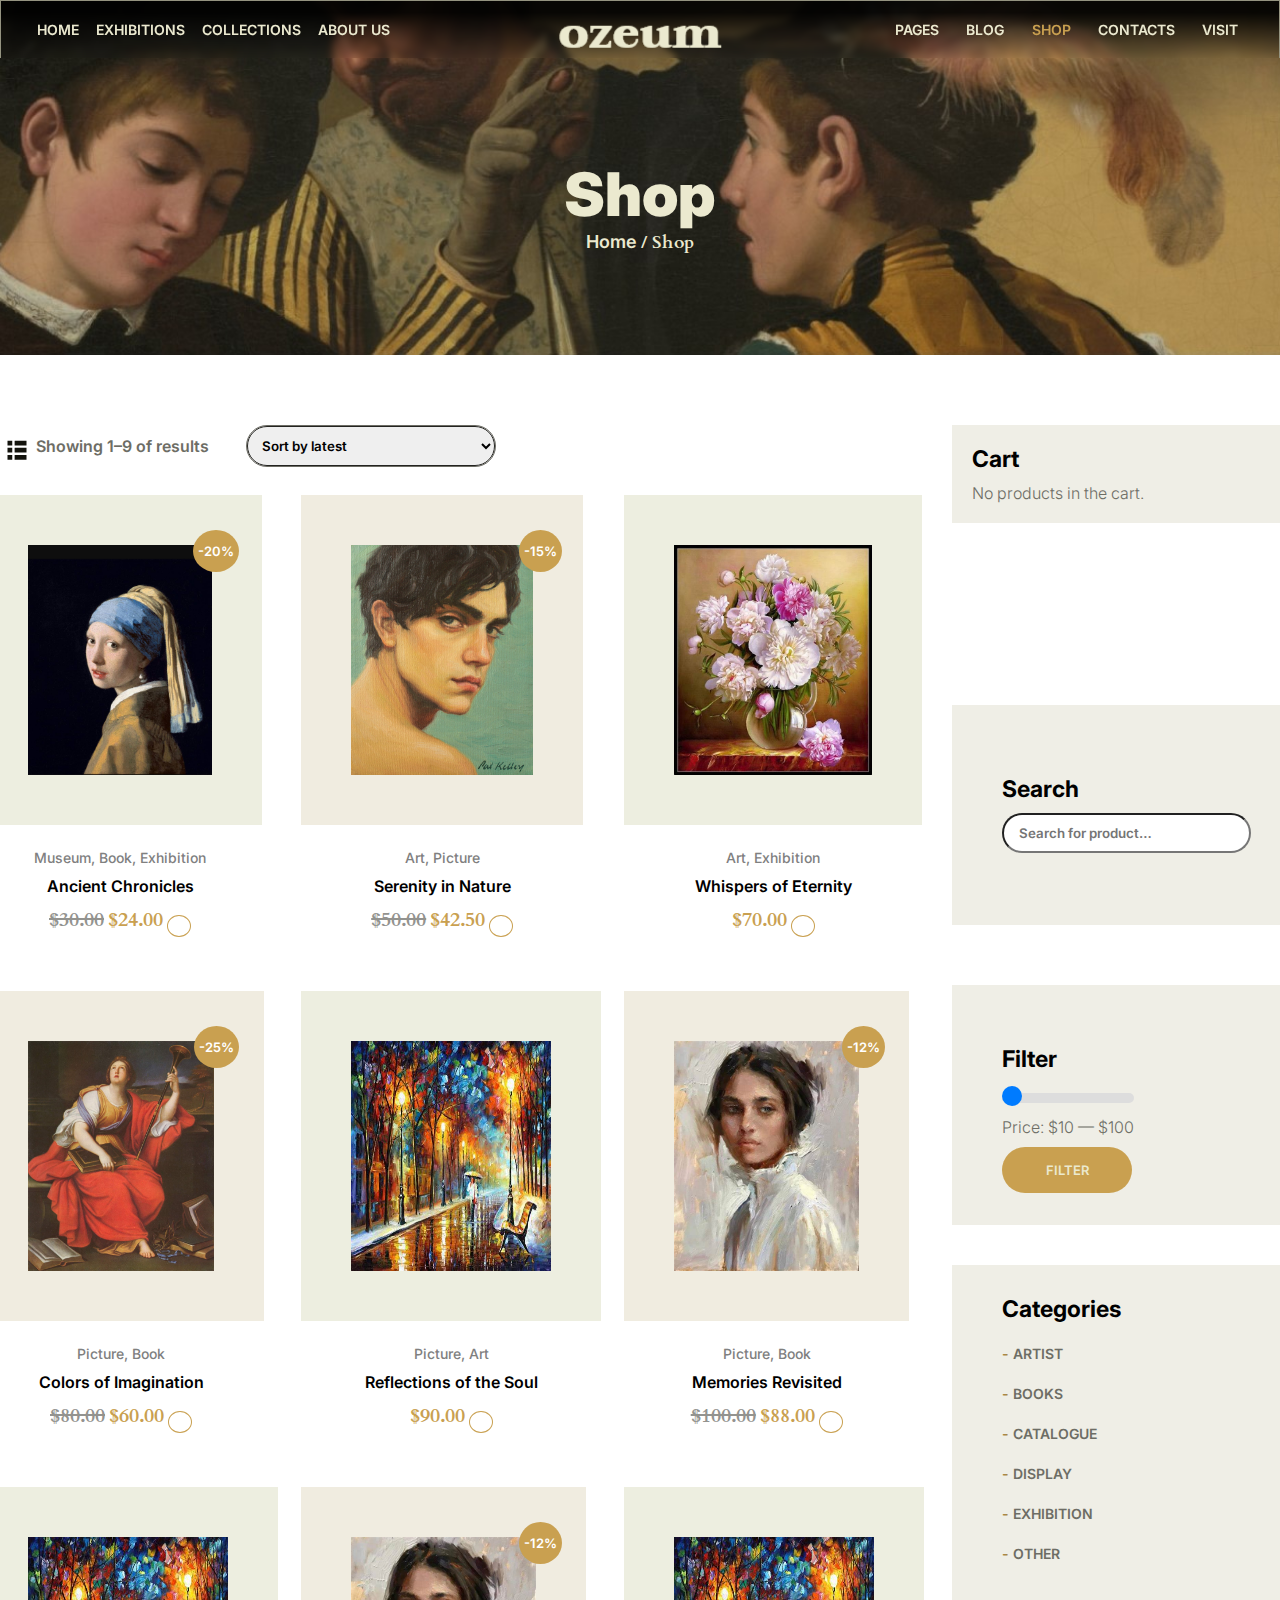
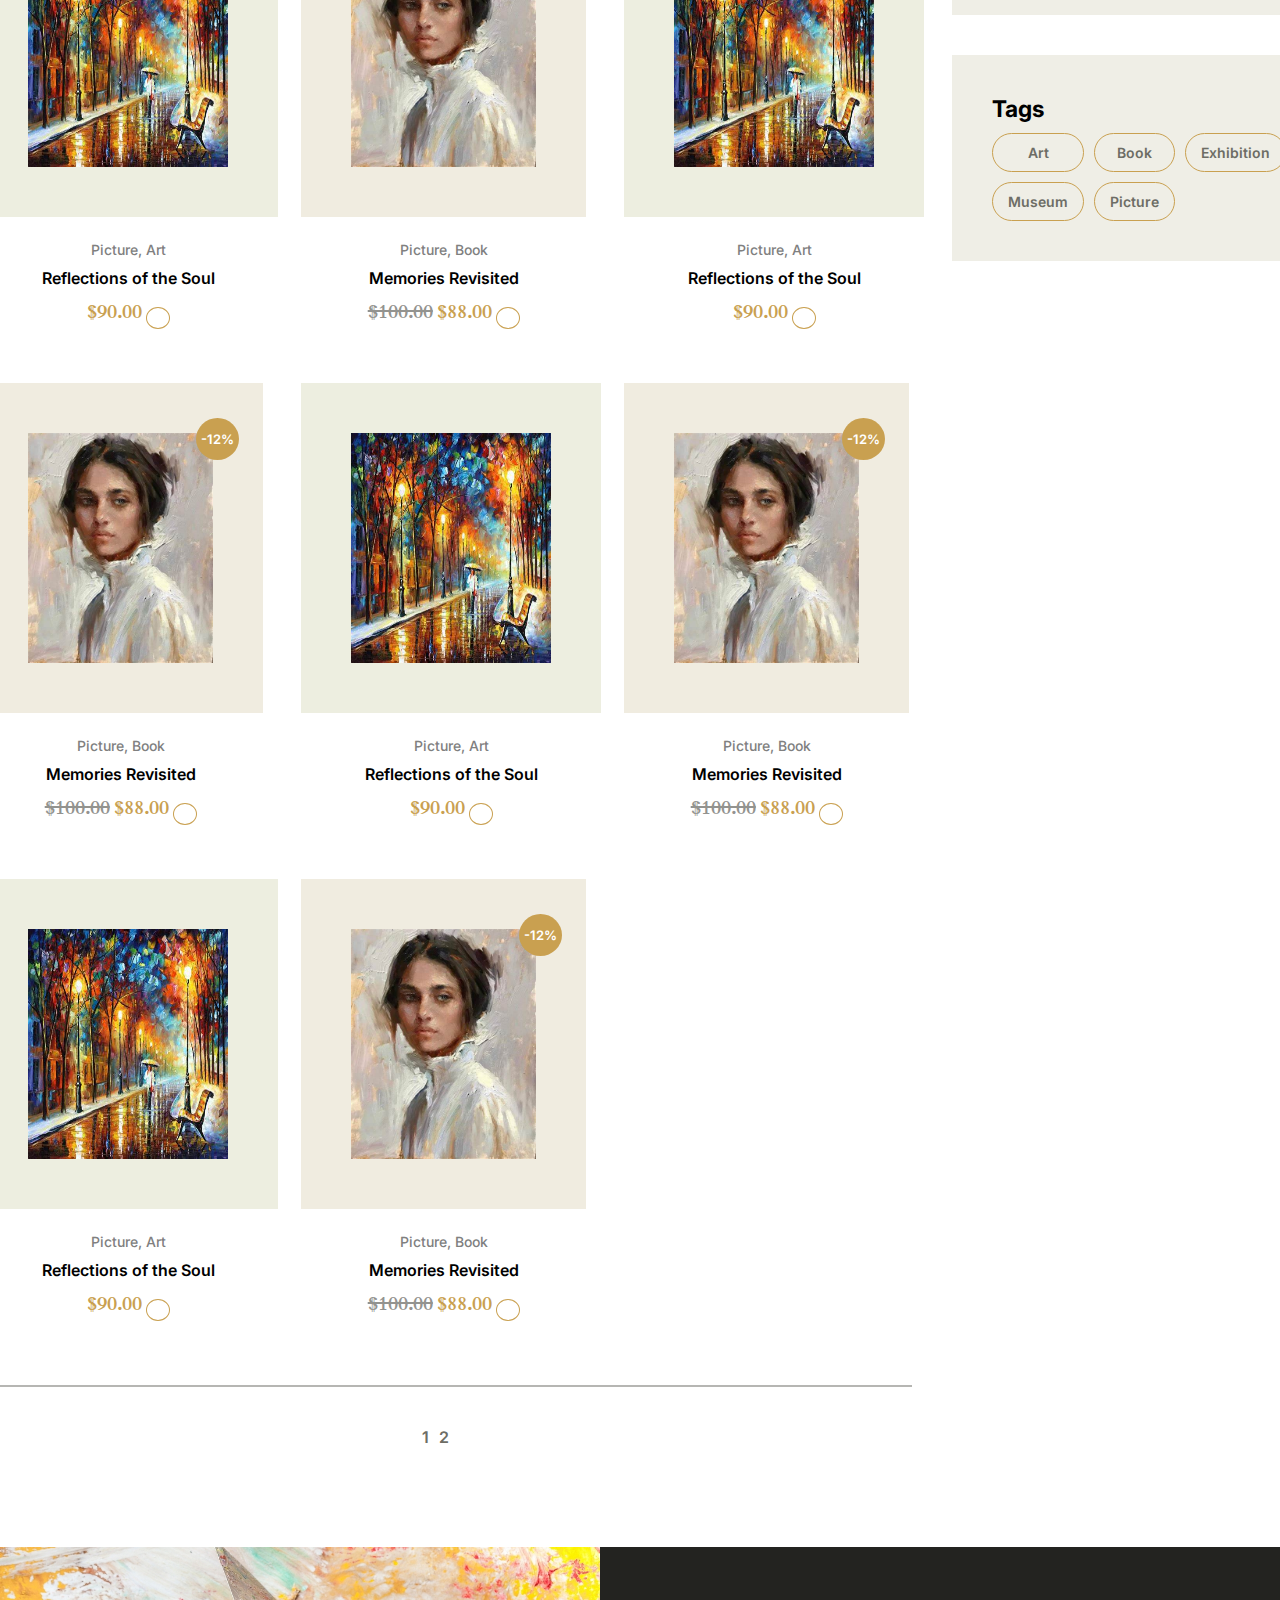
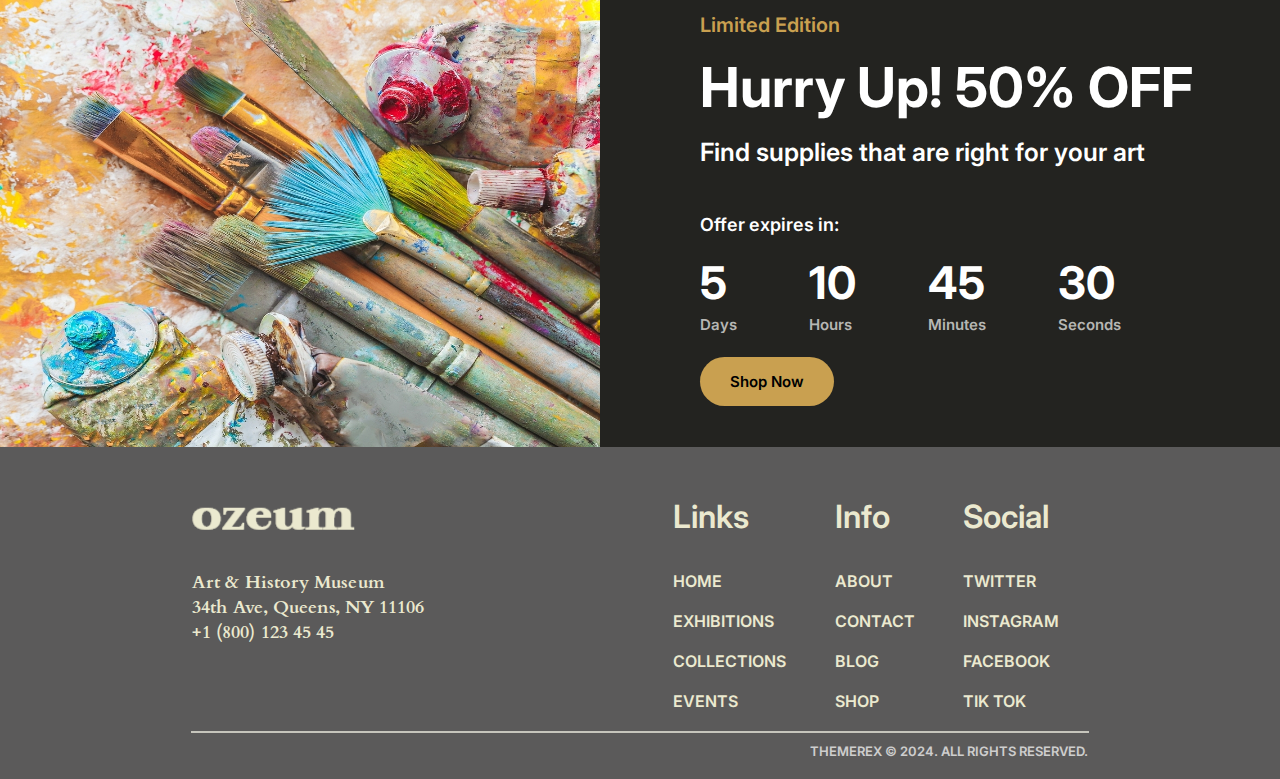
<file: shop.html>
<!DOCTYPE html>
<html lang="en">

<head>
    <meta charset="UTF-8">
    <meta name="viewport" content="width=device-width, initial-scale=1.0">
    <link rel="stylesheet" href="style.css">
    <link rel="stylesheet" href="style-grid.css">
    <link rel="stylesheet" href="https://cdnjs.cloudflare.com/ajax/libs/font-awesome/6.5.1/css/all.min.css"
        integrity="sha512-DTOQO9RWCH3ppGqcWaEA1BIZOC6xxalwEsw9c2QQeAIftl+Vegovlnee1c9QX4TctnWMn13TZye+giMm8e2LwA=="
        crossorigin="anonymous" referrerpolicy="no-referrer" />
    <title>Ozeum-Shop</title>
</head>

<body>
    <header class="shop-header">
        <section class="lower">
            <ul class="lower-nav-container-grid">
                <ul class="lower-nav-grid">
                    <li><a href="index.html">HOME</a></li>
                    <li><a href="#">EXHIBITIONS</a></li>
                    <li><a href="#">COLLECTIONS</a></li>
                    <li><a href="about-us.html">ABOUT US</a></li>
                </ul>
                <li class="logo-grid"><a href="index.html"><img src="/Lucru_Individual_1/images/logo.png" alt=""></a>
                </li>
                <ul class="lower-nav-grid lower-nav2-grid">
                    <li><a href="#">PAGES</a></li>
                    <li><a href="#">BLOG</a></li>
                    <li class="current"><a href="shop.html">SHOP</a></li>
                    <li><a href="#">CONTACTS</a></li>
                    <li><a href="#">VISIT</a></li>
                </ul>
            </ul>
        </section>

        <section class="lower-phone-grid">
            <a href="index.html"><img class="logo" src="/Lucru_Individual_1/images/logo.png" alt=""></a>
            <input type="checkbox" id="check">
            <label for="check" class="open-menu"><i class="fa-solid fa-bars"></i></label>
            <ul class="lower-nav-phone-grid">
                <ul class="item-grid">
                    <li class="ic"><i class="fa-solid fa-house"></i></li>
                    <li><a href="index.html">HOME</a></li>
                </ul>
                <ul class="item-grid">
                    <li class="ic"><i class="fa-solid fa-camera-retro"></i></li>
                    <li><a href="#">EXHIBITIONS</a></li>
                </ul>
                <ul class="item-grid">
                    <li class="ic"><i class="fa-solid fa-film"></i></li>
                    <li><a href="#">COLLECTIONS</a></li>
                </ul>
                <ul class="item-grid">
                    <li class="ic"><i class="fa-solid fa-circle-info"></i></li>
                    <li><a href="about-us.html">ABOUT US</a></li>
                </ul>
                <ul class="item-grid">
                    <li class="ic"><i class="fa-solid fa-file"></i></li>
                    <li><a href="#">PAGES</a></li>
                </ul>
                <ul class="item-grid">
                    <li class="ic"><i class="fa-solid fa-blog"></i></li>
                    <li><a href="#">BLOG</a></li>
                </ul>
                <ul class="item-grid">
                    <li class="ic"><i class="fa-solid fa-cart-shopping"></i></li>
                    <li class="current"><a href="shop.html">SHOP</a></li>
                </ul>
                <ul class="item-grid">
                    <li class="ic"><i class="fa-solid fa-phone"></i></li>
                    <li><a href="#">CONTACTS</a></li>
                </ul>
                <ul class="item-grid">
                    <li class="ic"><i class="fa-solid fa-location-dot"></i></li>
                    <li><a href="#">VISIT</a></li>
                </ul>
            </ul>
        </section>

        <ul class="path">
            <li class="big">Shop</li>
            <li class="thin3"><span><a href="index.html">Home</a> </span>/ Shop</li>
        </ul>
    </header>

    <section class="main-shop-sec">
        <div class="left-shop">
            <div class="nav">
                <ul class="some">
                    <li class="icons"><a href="#"><img src="/Lucru_Individual_1/images/9-dots.png" alt=""></a></li>
                    <li class="icons"><a href="#"><img src="/Lucru_Individual_1/images/3-lines.png" alt=""></a></li>
                    <li class="showing">Showing 1–9 of results</li>
                </ul>
                <ul>
                    <li class="sort-button">
                        <a href="#">
                            <select name="sorting" id="sorting">
                                <option value="latest">Sort by latest</option>
                                <option value="newest">Sort by newest</option>
                                <option value="price">Sort by price</option>
                            </select>
                        </a>
                    </li>
                </ul>
                <input type="checkbox" id="check2">
                <label for="check2" class="filter-open-menu"><i class="fa-solid fa-filter"></i></label>

                <section class="filters-phone">
                    <label for="check2" class="filter-close-menu"><i class="fa-solid fa-xmark"></i></label>

                    <div class="cart">
                        <ul id="cart-phone">
                            <li class="cart-title">Cart</li>
                            <li class="cart-info">No products in the cart.</li>
                        </ul>
                    </div>

                    <div class="cart cart2">
                        <ul id="search">
                            <li class="cart-title">Search</li>
                            <li class="dis-flex">
                                <input type="text" placeholder="Search for product… " class="search-input">
                            </li>
                        </ul>
                    </div>

                    <div class="cart cart3">
                        <ul id="filter">
                            <li class="cart-title">Filter</li>
                            <li class="bar">
                                <input type="range" min="10" max="100" value="10" step="1" class="price-slider">
                            </li>
                            <li class="cart-info size14" id="price-range-info">Price: $10 — $100</li>
                            <a href="#">
                                <li class="filter-button">FILTER</li>
                            </a>
                        </ul>
                    </div>

                    <div class="cart cart4">
                        <ul id="categories">
                            <li class="cart-title">Categories</li>
                            <li><a href="#"><span class="gold-yellow">- </span> ARTIST</a></li>
                            <li><a href="#"><span class="gold-yellow">- </span> BOOKS</a></li>
                            <li><a href="#"><span class="gold-yellow">- </span> CATALOGUE</a></li>
                            <li><a href="#"><span class="gold-yellow">- </span> DISPLAY</a></li>
                            <li><a href="#"><span class="gold-yellow">- </span> EXHIBITION</a></li>
                            <li><a href="#"><span class="gold-yellow">- </span> OTHER</a></li>
                        </ul>
                    </div>

                    <div class="cart cart5">
                        <ul id="tags">
                            <li class="cart-title">Tags</li>
                            <li></li>
                            <li></li>
                            <a href="#">
                                <li class="tag-button">Art</li>
                            </a>
                            <a href="#">
                                <li class="tag-button">Book</li>
                            </a>
                            <a href="#">
                                <li class="tag-button">Exhibition</li>
                            </a>
                            <a href="#">
                                <li class="tag-button">Museum</li>
                            </a>
                            <a href="#">
                                <li class="tag-button">Picture</li>
                            </a>
                        </ul>
                    </div>
                </section>
            </div>

            <div class="cards-container-grid-phone">

            </div>

            <div class="cards-container-grid">

            </div>
        </div>



        <section class="filters">
            <div class="cart">
                <ul id="cart">
                    <li class="cart-title">Cart</li>
                    <li class="cart-info">No products in the cart.</li>
                </ul>
            </div>

            <div class="cart cart2">
                <ul id="search">
                    <li class="cart-title">Search</li>
                    <li class="dis-flex">
                        <input type="text" placeholder="Search for product… " class="search-input">
                    </li>
                </ul>
            </div>


            <div class="cart cart3">
                <ul id="filter">
                    <li class="cart-title">Filter</li>
                    <li class="bar">
                        <input type="range" min="10" max="100" value="10" step="1" class="price-slider">
                    </li>
                    <li class="cart-info size14" id="price-range-info">Price: $10 — $100</li>
                    <a href="#">
                        <li class="filter-button">FILTER</li>
                    </a>
                </ul>
            </div>


            <div class="cart cart4">
                <ul id="categories">
                    <li class="cart-title">Categories</li>
                    <li><a href="#"><span class="gold-yellow">- </span> ARTIST</a></li>
                    <li><a href="#"><span class="gold-yellow">- </span> BOOKS</a></li>
                    <li><a href="#"><span class="gold-yellow">- </span> CATALOGUE</a></li>
                    <li><a href="#"><span class="gold-yellow">- </span> DISPLAY</a></li>
                    <li><a href="#"><span class="gold-yellow">- </span> EXHIBITION</a></li>
                    <li><a href="#"><span class="gold-yellow">- </span> OTHER</a></li>
                </ul>
            </div>

            <div class="cart cart5">
                <ul id="tags">
                    <li class="cart-title">Tags</li>
                    <li></li>
                    <li></li>
                    <a href="#">
                        <li class="tag-button">Art</li>
                    </a>
                    <a href="#">
                        <li class="tag-button">Book</li>
                    </a>
                    <a href="#">
                        <li class="tag-button">Exhibition</li>
                    </a>
                    <a href="#">
                        <li class="tag-button">Museum</li>
                    </a>
                    <a href="#">
                        <li class="tag-button">Picture</li>
                    </a>
                </ul>
            </div>
        </section>

        <div class="low-nav">
            <hr>
            <ul class="grid-col">
                <ul class="grid-row-end">
                    <li class="current-page"><a href="#">1</a></li>
                    <li><a href="#">2</a></li>
                    <li><a href="#">3</a></li>
                    <a href="#">
                        <li class="arrow-btn"><i class="fa-solid fa-arrow-right"></i></li>
                    </a>
                </ul>
            </ul>
        </div>
    </section>

    <section class="sale-week">
        <img src="/Lucru_Individual_1/images/Art-supplies.jpg" alt="">
        <div class="sale-info">
            <p id="limited">Limited Edition</p>
            <h1>Hurry Up! 50% OFF</h1>
            <h2>Find supplies that are right for your art</h2>
            <div class="timer">
                <p>Offer expires in:</p>
                <ul class="time-left">
                    <li>
                        <ul>
                            <li class="number">5</li>
                            <li class="time">Days</li>
                        </ul>
                    </li>
                    <li>
                        <ul>
                            <li class="number">10</li>
                            <li class="time">Hours</li>
                        </ul>
                    </li>
                    <li>
                        <ul>
                            <li class="number">45</li>
                            <li class="time">Minutes</li>
                        </ul>
                    </li>
                    <li>
                        <ul>
                            <li class="number">30</li>
                            <li class="time">Seconds</li>
                        </ul>
                    </li>
                </ul>
            </div>
            <div class="pad-bot"><a class="shop-button">Shop Now</a></div>
        </div>
    </section>

    <footer>
        <ul class="footer-container-grid">
            <li>
                <ul class="grid pad-left">
                    <li class="logo2"><a href="#"><img src="/Lucru_Individual_1/images/logo.png" alt=""></a></li>
                    <li class="thin3">Art & History Museum<br>
                        34th Ave, Queens, NY 11106<br>
                        +1 (800) 123 45 45</li>
                </ul>
            </li>
            <li class="footer-col-phone">
                <ul class="grid-col">
                    <li class="big3"><a href="#">Links</a></li>
                    <li class="thin4"><a href="#">HOME</a></li>
                    <li class="thin4"><a href="#">EXHIBITIONS</a></li>
                    <li class="thin4"><a href="#">COLLECTIONS</a></li>
                    <li class="thin4"><a href="#">EVENTS</a></li>
                </ul>
            </li>
            <li class="footer-col-phone">
                <ul class="grid-col">
                    <li class="big3"><a href="#">Info</a></li>
                    <li class="thin4"><a href="#">ABOUT</a></li>
                    <li class="thin4"><a href="#">CONTACT</a></li>
                    <li class="thin4"><a href="#">BLOG</a></li>
                    <li class="thin4"><a href="#">SHOP</a></li>
                </ul>
            </li>
            <li class="footer-col-phone social">
                <ul class="grid-col">
                    <li class="big3"><a href="#">Social</a></li>
                    <li class="thin4"><a href="#">TWITTER</a></li>
                    <li class="thin4"><a href="#">INSTAGRAM</a></li>
                    <li class="thin4"><a href="#">FACEBOOK</a></li>
                    <li class="thin4"><a href="#">TIK TOK</a></li>
                </ul>
            </li>
        </ul>

        <hr class="wid70">
        <div class="footer-nav-grid">
            <ul class="footer-grid">
                <li><a href="#"><i class="fa-brands fa-x-twitter"></i></a></li>
                <li><a href="#"><i class="fa-brands fa-instagram"></i></a></li>
                <li><a href="#"><i class="fa-brands fa-facebook-f"></i></a></li>
            </ul>
            <a href="#">THEMEREX © 2024. ALL RIGHTS RESERVED.</a>
        </div>
    </footer>

    <script>
        let products = [
            {
                imageSrc: [
                    '/Lucru_Individual_1/images/card-image1.jpg',
                    '/Lucru_Individual_1/images/girl1.jpg',
                    '/Lucru_Individual_1/images/girl2.jpg',
                    '/Lucru_Individual_1/images/girl3.jpg',
                ],
                salePercentage: 20,
                categories: ['Museum', 'Book', 'Exhibition'],
                title: 'Ancient Chronicles',
                crossedPrice: 30.00,
                reducedPrice: 30.00 - (30.00 * 0.20),
                quantity: 1,
                sizes: ['8', '9', '10', '11', '12'],
                description: 'Lorem ipsum dolor sit amet, consectetur adipiscing elit, sed do eiusmod tempor incididunt ut labore et dolore magna aliqua.',
            },
            {
                imageSrc: [
                    '/Lucru_Individual_1/images/card-image2.jpg',
                    '/Lucru_Individual_10/images/girl28.jpg',
                    '/Lucru_Individual_10/images/girl29.jpg',
                    '/Lucru_Individual_10/images/girl30.jpg',
                ],
                salePercentage: 15,
                categories: ['Art', 'Picture'],
                title: 'Serenity in Nature',
                crossedPrice: 50.00,
                reducedPrice: 50.00 - (50.00 * 0.15),
                quantity: 1,
                sizes: ['8', '9', '10', '11', '12'],
                description: 'Lorem ipsum dolor sit amet, consectetur adipiscing elit, sed do eiusmod tempor incididunt ut labore et dolore magna aliqua.',
            },

            {
                imageSrc: [
                    '/Lucru_Individual_1/images/card-image3.jpg',
                    '/Lucru_Individual_17/images/girl49.jpg',
                    '/Lucru_Individual_17/images/girl50.jpg',
                    '/Lucru_Individual_17/images/girl51.jpg',
                ],
                salePercentage: 0,
                categories: ['Art', 'Exhibition'],
                title: 'Whispers of Eternity',
                crossedPrice: 70.00,
                reducedPrice: 70.00,
                quantity: 1,
                sizes: ['8', '9', '10', '11', '12'],
                description: 'Lorem ipsum dolor sit amet, consectetur adipiscing elit, sed do eiusmod tempor incididunt ut labore et dolore magna aliqua.',
            },
            {
                imageSrc: [
                    '/Lucru_Individual_1/images/card-image4.jpg',
                    '/Lucru_Individual_18/images/girl52.jpg',
                    '/Lucru_Individual_18/images/girl53.jpg',
                    '/Lucru_Individual_18/images/girl54.jpg',
                ],
                salePercentage: 25,
                categories: ['Picture', 'Book'],
                title: 'Colors of Imagination',
                crossedPrice: 80.00,
                reducedPrice: 80.00 - (80.00 * 0.25),
                quantity: 1,
                sizes: ['8', '9', '10', '11', '12'],
                description: 'Lorem ipsum dolor sit amet, consectetur adipiscing elit, sed do eiusmod tempor incididunt ut labore et dolore magna aliqua.',
            },
            {
                imageSrc: [
                    '/Lucru_Individual_1/images/card-image5.jpg',
                    '/Lucru_Individual_19/images/girl55.jpg',
                    '/Lucru_Individual_19/images/girl56.jpg',
                    '/Lucru_Individual_19/images/girl57.jpg',
                ],
                salePercentage: 0,
                categories: ['Picture', 'Art'],
                title: 'Reflections of the Soul',
                crossedPrice: 90.00,
                reducedPrice: 90.00,
                quantity: 1,
                sizes: ['8', '9', '10', '11', '12'],
                description: 'Lorem ipsum dolor sit amet, consectetur adipiscing elit, sed do eiusmod tempor incididunt ut labore et dolore magna aliqua.',
            },
            {
                imageSrc: [
                    '/Lucru_Individual_1/images/card-image6.jpg',
                    '/Lucru_Individual_20/images/girl58.jpg',
                    '/Lucru_Individual_20/images/girl59.jpg',
                    '/Lucru_Individual_20/images/girl60.jpg',
                ],
                salePercentage: 12,
                categories: ['Picture', 'Book'],
                title: 'Memories Revisited',
                crossedPrice: 100.00,
                reducedPrice: 100.00 - (100.00 * 0.12),
                quantity: 1,
                sizes: ['8', '9', '10', '11', '12'],
                description: 'Lorem ipsum dolor sit amet, consectetur adipiscing elit, sed do eiusmod tempor incididunt ut labore et dolore magna aliqua.',
            },
            {
                imageSrc: [
                    '/Lucru_Individual_1/images/card-image5.jpg',
                    '/Lucru_Individual_19/images/girl55.jpg',
                    '/Lucru_Individual_19/images/girl56.jpg',
                    '/Lucru_Individual_19/images/girl57.jpg',
                ],
                salePercentage: 0,
                categories: ['Picture', 'Art'],
                title: 'Reflections of the Soul',
                crossedPrice: 90.00,
                reducedPrice: 90.00,
                quantity: 1,
                sizes: ['8', '9', '10', '11', '12'],
                description: 'Lorem ipsum dolor sit amet, consectetur adipiscing elit, sed do eiusmod tempor incididunt ut labore et dolore magna aliqua.',
            },
            {
                imageSrc: [
                    '/Lucru_Individual_1/images/card-image6.jpg',
                    '/Lucru_Individual_20/images/girl58.jpg',
                    '/Lucru_Individual_20/images/girl59.jpg',
                    '/Lucru_Individual_20/images/girl60.jpg',
                ],
                salePercentage: 12,
                categories: ['Picture', 'Book'],
                title: 'Memories Revisited',
                crossedPrice: 100.00,
                reducedPrice: 100.00 - (100.00 * 0.12),
                quantity: 1,
                sizes: ['8', '9', '10', '11', '12'],
                description: 'Lorem ipsum dolor sit amet, consectetur adipiscing elit, sed do eiusmod tempor incididunt ut labore et dolore magna aliqua.',
            },
            {
                imageSrc: [
                    '/Lucru_Individual_1/images/card-image5.jpg',
                    '/Lucru_Individual_19/images/girl55.jpg',
                    '/Lucru_Individual_19/images/girl56.jpg',
                    '/Lucru_Individual_19/images/girl57.jpg',
                ],
                salePercentage: 0,
                categories: ['Picture', 'Art'],
                title: 'Reflections of the Soul',
                crossedPrice: 90.00,
                reducedPrice: 90.00,
                quantity: 1,
                sizes: ['8', '9', '10', '11', '12'],
                description: 'Lorem ipsum dolor sit amet, consectetur adipiscing elit, sed do eiusmod tempor incididunt ut labore et dolore magna aliqua.',
            },
            {
                imageSrc: [
                    '/Lucru_Individual_1/images/card-image6.jpg',
                    '/Lucru_Individual_20/images/girl58.jpg',
                    '/Lucru_Individual_20/images/girl59.jpg',
                    '/Lucru_Individual_20/images/girl60.jpg',
                ],
                salePercentage: 12,
                categories: ['Picture', 'Book'],
                title: 'Memories Revisited',
                crossedPrice: 100.00,
                reducedPrice: 100.00 - (100.00 * 0.12),
                quantity: 1,
                sizes: ['8', '9', '10', '11', '12'],
                description: 'Lorem ipsum dolor sit amet, consectetur adipiscing elit, sed do eiusmod tempor incididunt ut labore et dolore magna aliqua.',
            },
            {
                imageSrc: [
                    '/Lucru_Individual_1/images/card-image5.jpg',
                    '/Lucru_Individual_19/images/girl55.jpg',
                    '/Lucru_Individual_19/images/girl56.jpg',
                    '/Lucru_Individual_19/images/girl57.jpg',
                ],
                salePercentage: 0,
                categories: ['Picture', 'Art'],
                title: 'Reflections of the Soul',
                crossedPrice: 90.00,
                reducedPrice: 90.00,
                quantity: 1,
                sizes: ['8', '9', '10', '11', '12'],
                description: 'Lorem ipsum dolor sit amet, consectetur adipiscing elit, sed do eiusmod tempor incididunt ut labore et dolore magna aliqua.',
            },
            {
                imageSrc: [
                    '/Lucru_Individual_1/images/card-image6.jpg',
                    '/Lucru_Individual_20/images/girl58.jpg',
                    '/Lucru_Individual_20/images/girl59.jpg',
                    '/Lucru_Individual_20/images/girl60.jpg',
                ],
                salePercentage: 12,
                categories: ['Picture', 'Book'],
                title: 'Memories Revisited',
                crossedPrice: 100.00,
                reducedPrice: 100.00 - (100.00 * 0.12),
                quantity: 1,
                sizes: ['8', '9', '10', '11', '12'],
                description: 'Lorem ipsum dolor sit amet, consectetur adipiscing elit, sed do eiusmod tempor incididunt ut labore et dolore magna aliqua.',
            },
            {
                imageSrc: [
                    '/Lucru_Individual_1/images/card-image5.jpg',
                    '/Lucru_Individual_19/images/girl55.jpg',
                    '/Lucru_Individual_19/images/girl56.jpg',
                    '/Lucru_Individual_19/images/girl57.jpg',
                ],
                salePercentage: 0,
                categories: ['Picture', 'Art'],
                title: 'Reflections of the Soul',
                crossedPrice: 90.00,
                reducedPrice: 90.00,
                quantity: 1,
                sizes: ['8', '9', '10', '11', '12'],
                description: 'Lorem ipsum dolor sit amet, consectetur adipiscing elit, sed do eiusmod tempor incididunt ut labore et dolore magna aliqua.',
            },
            {
                imageSrc: [
                    '/Lucru_Individual_1/images/card-image6.jpg',
                    '/Lucru_Individual_20/images/girl58.jpg',
                    '/Lucru_Individual_20/images/girl59.jpg',
                    '/Lucru_Individual_20/images/girl60.jpg',
                ],
                salePercentage: 12,
                categories: ['Picture', 'Book'],
                title: 'Memories Revisited',
                crossedPrice: 100.00,
                reducedPrice: 100.00 - (100.00 * 0.12),
                quantity: 1,
                sizes: ['8', '9', '10', '11', '12'],
                description: 'Lorem ipsum dolor sit amet, consectetur adipiscing elit, sed do eiusmod tempor incididunt ut labore et dolore magna aliqua.',
            }
        ];
        function createProductCard(product) {
            const card = document.createElement('div');
            card.classList.add('card-grid');

            let crossedPriceHTML = '';
            let reducedPriceHTML = '';
            let saleTagHTML = '';

            if (product.salePercentage > 0) {
                saleTagHTML = `<div class="sale-tag">-${product.salePercentage}%</div>`;
                crossedPriceHTML = `<span class="crossed-price">$${product.crossedPrice.toFixed(2)}</span>`;
                reducedPriceHTML = `<span class="reduced-price">$${product.reducedPrice.toFixed(2)}</span>`;
            } else {
                reducedPriceHTML = `<span class="reduced-price no-sale">$${product.crossedPrice.toFixed(2)}</span>`;
            }

            card.innerHTML = `
        ${saleTagHTML}
        <img src="${Array.isArray(product.imageSrc) ? product.imageSrc[0] : product.imageSrc}" alt="">
        <ul class="gap3-grid">
            <li class="thin thin2">${product.categories.join(', ')}</li>
            <li class="card-title">${product.title}</li>
            <li>
                <p>
                    ${crossedPriceHTML}
                    ${reducedPriceHTML}
                    <button class="add-to-cart-button"><i class="fa-solid fa-cart-shopping"></i></button>
                </p>
            </li>
        </ul>
    `;
            card.addEventListener('click', () => {
                localStorage.setItem('selectedProduct', JSON.stringify(product));
                window.location.href = 'product-details.html';
            });


            return card;
        }

        const productsPerPage = 9;
        let currentPage = 1;

        function initializeShop() {
            const container = document.querySelector('.cards-container-grid');
            container.innerHTML = ''; 

            const startIndex = 0; 
            const endIndex = startIndex + productsPerPage;
            const displayedProducts = products.slice(startIndex, endIndex);

            displayedProducts.forEach(product => {
                const card = createProductCard(product);
                container.appendChild(card);
            });
        }

        function displayProducts() {
            const container = document.querySelector('.cards-container-grid');
            container.innerHTML = '';

            const startIndex = (currentPage - 1) * productsPerPage;
            const endIndex = startIndex + productsPerPage;
            const displayedProducts = products.slice(startIndex, endIndex);

            displayedProducts.forEach(product => {
                const card = createProductCard(product);
                container.appendChild(card);
            });
        }

        function goToPage(pageNumber) {
            currentPage = pageNumber;
            displayProducts();
        }

        function initializePagination() {
            const totalPages = Math.ceil(products.length / productsPerPage);
            const paginationContainer = document.querySelector('.low-nav ul.grid-col');
            paginationContainer.innerHTML = '';

            for (let i = 1; i <= totalPages; i++) {
                const pageItem = document.createElement('li');
                pageItem.innerHTML = `<a href="#" onclick="goToPage(${i})">${i}</a>`;
                paginationContainer.appendChild(pageItem);
            }

            if (totalPages > 1) {
                const nextPageButton = document.createElement('li');
                nextPageButton.innerHTML = `<a href="#" onclick="goToPage(${currentPage + 1})"><i class="fa-solid fa-arrow-right"></i></a>`;
                paginationContainer.appendChild(nextPageButton);
            }
        }

        initializeShop();
        initializePagination();
        displayProducts();




        window.addEventListener("DOMContentLoaded", () => {
            const addToCartButtons = document.querySelectorAll(".add-to-cart-button");

            addToCartButtons.forEach((button, index) => {
                button.addEventListener("click", (event) => {
                    event.stopPropagation();
                    const selectedProduct = products[index];
                    addToCart(selectedProduct);
                    updateCart();
                });
            });

            function addToCart(product) {
                let cartProducts = JSON.parse(localStorage.getItem("cartProducts")) || [];
                cartProducts.push(product);
                localStorage.setItem("cartProducts", JSON.stringify(cartProducts));
            }

            function selectProduct(product) {
                localStorage.setItem("selectedProduct", JSON.stringify(product));
                window.location.href = "product-details.html";
            }

            function updateCart() {
                const cartDiv = document.querySelector(".filters .cart");
                const cartDivPhone = document.querySelector(".filters-phone .cart");
                const cartProducts = JSON.parse(localStorage.getItem("cartProducts"));
                const cartList = cartDiv.querySelector("#cart");
                const cartListPhone = cartDivPhone.querySelector("#cart-phone");

                if (cartProducts && cartProducts.length > 0) {
                    let totalPrice = 0;

                    cartList.innerHTML = '';
                    cartListPhone.innerHTML = '';

                    const cartTitleRow = document.createElement("li");
                    cartTitleRow.classList.add('cart-row');
                    const cartTitle = document.createElement("span");
                    cartTitle.classList.add('cart-title');
                    cartTitle.textContent = 'Cart';

                    const removeAllButton = document.createElement('div');
                    removeAllButton.classList.add('remove-all-button');
                    removeAllButton.textContent = 'Remove All';
                    removeAllButton.addEventListener('click', () => {
                        removeAllProductsFromCart();
                        updateCart();
                    });

                    cartTitleRow.appendChild(cartTitle);
                    cartTitleRow.appendChild(removeAllButton);

                    cartList.appendChild(cartTitleRow.cloneNode(true));
                    cartListPhone.appendChild(cartTitleRow.cloneNode(true));

                    cartProducts.forEach(product => {
                        if (product) {
                            const li = document.createElement("li");
                            const price = product.salePercentage > 0 ? product.reducedPrice : product.crossedPrice;
                            totalPrice += price;

                            li.innerHTML = `
                        <div class="cart-item">
                            <a href="product-details.html">
                                <img src="${Array.isArray(product.imageSrc) ? product.imageSrc[0] : product.imageSrc}" alt="" style="width: 75px; height: 75px; vertical-align:middle">
                                <span>${product.title}</span>
                                <span class="golden">$${price}</span>
                            </a>
                        </div>
                    `;

                            cartList.appendChild(li.cloneNode(true));
                            cartListPhone.appendChild(li.cloneNode(true));
                        }
                    });

                    const totalParagraph = document.createElement("p");
                    totalParagraph.classList.add('total-paragraph');
                    totalParagraph.textContent = `Total: $${totalPrice.toFixed(2)}`;
                    cartList.appendChild(totalParagraph.cloneNode(true));
                    cartListPhone.appendChild(totalParagraph.cloneNode(true));
                } else {
                    cartList.innerHTML = `<li class="cart-title">Cart</li><li class="cart-info">No products in the cart.</li>`;
                    cartListPhone.innerHTML = `<li class="cart-title">Cart</li><li class="cart-info">No products in the cart.</li>`;
                }
            }

            document.addEventListener('click', (event) => {
                if (event.target.classList.contains('remove-all-button')) {
                    removeAllProductsFromCart();
                    updateCart();
                }
            });
        });

        function removeAllProductsFromCart() {
            localStorage.removeItem("cartProducts");
        }


        document.addEventListener('DOMContentLoaded', function () {
            const sortingSelect = document.getElementById('sorting');
            let sortByPriceDesc = true;
            let originalProductsOrder = [...products];

            sortingSelect.addEventListener('change', function () {
                const selectedValue = sortingSelect.value;

                if (selectedValue === 'latest' || selectedValue === 'newest') {
                    if (sortByPriceDesc) {
                        products.sort((a, b) => {
                            return originalProductsOrder.indexOf(b) - originalProductsOrder.indexOf(a);
                        });
                    } else {
                        products.sort((a, b) => {
                            return originalProductsOrder.indexOf(a) - originalProductsOrder.indexOf(b);
                        });
                    }
                    displayProducts();
                } else if (selectedValue === 'price') {
                    if (sortByPriceDesc) {
                        products.sort((a, b) => {
                            const aPrice = (a.salePercentage > 0) ? parseFloat(a.reducedPrice) : parseFloat(a.crossedPrice);
                            const bPrice = (b.salePercentage > 0) ? parseFloat(b.reducedPrice) : parseFloat(b.crossedPrice);
                            return bPrice - aPrice;
                        });
                        sortByPriceDesc = false;
                    } else {
                        products.sort((a, b) => {
                            const aPrice = (a.salePercentage > 0) ? parseFloat(a.reducedPrice) : parseFloat(a.crossedPrice);
                            const bPrice = (b.salePercentage > 0) ? parseFloat(b.reducedPrice) : parseFloat(b.crossedPrice);
                            return aPrice - bPrice;
                        });
                        sortByPriceDesc = true;
                    }
                    displayProducts();
                }
            });
        });

        document.addEventListener('DOMContentLoaded', function () {
            const searchInputs = document.querySelectorAll('.filters-phone .search-input');
            const containers = document.querySelectorAll('.cards-container-grid-phone');

            const searchInputsDesktop = document.querySelectorAll('.filters .search-input');
            const containersDesktop = document.querySelectorAll('.cards-container-grid');

            searchInputs.forEach(function (searchInput, index) {
                searchInput.addEventListener('input', function (event) {
                    const searchTerm = event.target.value.trim().toLowerCase();
                    const filteredProducts = products.filter(product =>
                        product.title.toLowerCase().includes(searchTerm)
                    );
                    displayFilteredProducts(filteredProducts, containers[index]);
                });
            });

            searchInputsDesktop.forEach(function (searchInput, index) {
                searchInput.addEventListener('input', function (event) {
                    const searchTerm = event.target.value.trim().toLowerCase();
                    const filteredProducts = products.filter(product =>
                        product.title.toLowerCase().includes(searchTerm)
                    );
                    displayFilteredProducts(filteredProducts, containersDesktop[index]);
                });
            });

            function displayFilteredProducts(filteredProducts, container) {
                container.innerHTML = '';

                if (filteredProducts.length === 0) {
                    const noProductsMessage = document.createElement('div');
                    noProductsMessage.classList.add('no-products-message');
                    noProductsMessage.textContent = 'No products found :(';
                    container.appendChild(noProductsMessage);
                } else {
                    filteredProducts.forEach(product => {
                        const card = createProductCard(product);
                        container.appendChild(card);
                    });
                }
            }
        });



        document.addEventListener('DOMContentLoaded', function () {
            const priceSlider = document.querySelector('.price-slider');
            const priceRangeInfo = document.getElementById('price-range-info');

            priceSlider.addEventListener('input', function () {
                const minPrice = parseFloat(priceSlider.value);
                const maxPrice = parseFloat(priceSlider.max);
                priceRangeInfo.textContent = `Price: $${minPrice} — $${maxPrice}`;
                filterProductsByPrice(minPrice, maxPrice);
            });

            filterProductsByPrice(parseFloat(priceSlider.value), parseFloat(priceSlider.max));

            function filterProductsByPrice(minPrice, maxPrice) {
                const filteredProducts = products.filter(product => {
                    let price = product.salePercentage > 0 ? product.reducedPrice : product.crossedPrice;
                    return price >= minPrice && price <= maxPrice;
                });
                displayFilteredProducts(filteredProducts);
            }

            function displayFilteredProducts(filteredProducts) {
                const container = document.querySelector('.cards-container-grid');
                const containerDesktop = document.querySelector('.cards-container-grid');
                container.innerHTML = '';
                containerDesktop.innerHTML = '';

                if (filteredProducts.length === 0) {
                    const noProductsMessage = document.createElement('div');
                    noProductsMessage.classList.add('no-products-message');
                    noProductsMessage.textContent = 'No products found :(';
                    container.appendChild(noProductsMessage);
                    containerDesktop.appendChild(noProductsMessage);
                } else {
                    filteredProducts.forEach(product => {
                        const card = createProductCard(product);
                        container.appendChild(card);
                        containerDesktop.appendChild(card);
                    });
                }
            }
        });




        document.addEventListener('DOMContentLoaded', function () {
            function filterProductsByTag(tag) {
                const filteredProducts = products.filter(product => product.categories.includes(tag));
                displayFilteredProducts(filteredProducts);
            }

            const tagButtons = document.querySelectorAll('#tags .tag-button');
            tagButtons.forEach(button => {
                button.addEventListener('click', function () {
                    const tag = this.textContent.trim();
                    filterProductsByTag(tag);
                });
            });

            function displayFilteredProducts(filteredProducts) {
                const container = document.querySelector('.cards-container-grid');
                container.innerHTML = '';

                if (filteredProducts.length === 0) {
                    const noProductsMessage = document.createElement('div');
                    noProductsMessage.classList.add('no-products-message');
                    noProductsMessage.textContent = 'No products found :(';
                    container.appendChild(noProductsMessage);
                } else {
                    filteredProducts.forEach(product => {
                        const card = createProductCard(product);
                        container.appendChild(card);
                    });
                }
            }
        });
    </script>
</body>

</html>
</file>
<file: style.css>
@import url('https://fonts.googleapis.com/css2?family=Inter:wght@100..900&display=swap');
@import url('https://fonts.googleapis.com/css2?family=Cardo:ital,wght@0,400;0,700;1,400&family=Inter:wght@100..900&display=swap');

* {
    margin: 0;
    padding: 0;
    font-family: "Inter", sans-serif;
    font-weight: 600;
}

header,
.shop-header {
    background: linear-gradient(to bottom, rgba(0, 0, 0, 0.9) 20%, rgba(0, 0, 0, 0.01)) 90%;
}

.upper {
    display: flex;
    justify-content: space-between;
    padding: 9px 27px;
    border: 1px solid #949380;
    border-top: none;
    border-bottom: none;
    font-size: 10px;
}

header a {
    color: #949380
}

ul {
    list-style-type: none;
}

a {
    text-decoration: none;
}

hr {
    color: black;
    border: 1px solid;
}

.upper-nav {
    display: flex;
    justify-content: end;
    gap: 36px;
}

.item-flex {
    display: flex;
    gap: 9px;
}

.lower {
    padding: 0 27px;
    border: 1px solid #949380;
    border-bottom: none;
    background-color: rgba(69, 69, 69, 0.1);
    backdrop-filter: blur(3px);
    position: relative;
}

.lower-phone {
    padding: 0 27px;
    border-bottom: none;
    background-color: rgba(69, 69, 69, 0.1);
    backdrop-filter: blur(3px);
    position: relative;
}

.lower-nav li,
.lower-nav-phone {
    font-size: 14px;
}

.lower a {
    color: #EBE9CF;
}

.lower-nav li.current a,
.lower-nav-phone li.current a {
    color: #C9A050;
}

.lower-nav-container {
    display: flex;
    align-items: center;
    justify-content: space-between;
}

.lower-nav li,
.lower-nav2 li,
.lower-nav-phone {
    transition: background-color 0.3s ease, opacity 0.3s ease;
}

.lower-nav,
.lower-nav-phone {
    display: flex;
}

.lower-nav li,
.lower-nav-phone {
    padding-inline: 9px;
    padding-bottom: 20px;
    padding-top: 20px;
    display: flex;
    justify-content: center;
    align-items: center;
}

.lower-nav2 li {
    padding-inline: 18px;
}


.lower-nav li:hover,
.lower-nav2 li:hover,
.lower-nav-phone:hover {
    background-color: rgba(250, 229, 189, 0.3);
    backdrop-filter: blur(8px);
    color: black;
}

.lower-nav li,
.lower-nav2 li,
.lower-nav-phone {
    transition: background-color 0.3s ease, opacity 0.3s ease;
}

.sec-main {
    display: flex;
    flex-direction: column;
    background-image: url(/Lucru_Individual_1/images/background1.jpg);
    background-repeat: no-repeat;
    background-size: contain;
    background-color: #F7F6EC;
}

.info-about-me {
    padding: 110px 50px;
    padding-bottom: 200px;
    font-weight: bold;
    color: #EBE9CF;
    display: flex;
    flex-direction: column;
    gap: 20px;
}

.small {
    font-family: 'Times New Roman', Times, serif;
    font-size: 18px;
}

.big {
    font-weight: 900;
    font-size: 60px;
}

.learn-button {
    color: black;
    background-color: #EBE9CF;
    padding: 13px 36px;
    border-radius: 30px;
    transition: background-color 0.3s, color 0.3s;
}

.learn-button:hover {
    background-color: #626262;
    color: white;
}

.pad-top {
    padding-top: 18px;
}

.slider-frame {
    background-color: rgba(250, 229, 189, 0.2);
    backdrop-filter: blur(8px);
    overflow: hidden;
    position: relative;
    margin-bottom: 27px;
}

.slider {
    display: flex;
    overflow-x: auto;
    scroll-snap-type: x mandatory;
    scroll-behavior: smooth;
    padding-top: 18px;
    padding-bottom: 36px;
}

.slider::-webkit-scrollbar {
    display: none;
}

.slider .frame {
    flex: 1 0 100%;
    scroll-snap-align: start;
}

.frame {
    display: flex;
    gap: 36px;
    justify-content: center;
    align-items: center;
    padding: 0 9px;
}

.slider-frame img {
    max-width: 225px;
    max-height: 162px;
}

.slider-frame a {
    color: black;
}

.slider-nav {
    display: flex;
    column-gap: 1rem;
    position: absolute;
    bottom: 0.7rem;
    left: 50%;
    transform: translateX(-50%);
    z-index: 1;
}

.slider-nav a {
    width: 1rem;
    height: 1rem;
    border-radius: 50%;
    background-color: black;
    opacity: 0.5;
    transition: opacity ease 250ms;

}

.slider-nav a:hover {
    opacity: 1;
}

.slide-box {
    box-shadow: 0px 4px 8px rgba(0, 0, 0, 0.2);
    background-color: white;
    padding: 0 10px;
    border-radius: 15px;
}

.box-cont-align {
    display: flex;
    gap: 9px;
}

.thin a {
    color: #7c7c7c;
}

.box-container {
    display: flex;
    gap: 18px;
    padding: 13px 9px;
    max-width: 360px;
    max-height: 225px;
}

.gap {
    display: flex;
    flex-direction: column;
    gap: 9px;
}

.up-box {
    display: flex;
    justify-content: space-between;
    font-size: 14px;
}

.arrow-button {
    padding: 5px 8px;
    font-size: 20px;
    border: 1px solid #949380;
    border-radius: 25px;
    transition: background-color 0.3s, color 0.3s;
}

.arrow-button:hover {
    background-color: #626262;
    color: white;
}

.flex {
    display: flex;
    flex-direction: column;
    gap: 14px;
}

.flex2 {
    display: flex;
    flex-direction: column;
    gap: 5px;
}

.flex-row {
    display: flex;
    gap: 50px;
}

.flex hr {
    color: #b2b2ae;
}

.bold {
    font-size: 15px;
    font-weight: bold;
}

.thin {
    font-size: 12px;
    font-weight: 500;
    color: gray;
}

.thin p {
    font-size: 12px;
}

.more-button {
    border: 1px solid gray;
    border-radius: 25px;
    padding: 10px 10px;
    width: 90px;
    font-size: 14px;
    text-align: center;
    transition: background-color 0.3s, color 0.3s;
}

.learn-button:hover {
    background-color: #626262;
    color: white;
}

.presale {
    position: fixed;
    top: 600px;
    left: 50px;
    z-index: 2;
}

.presale-flex {
    display: flex;
    gap: 10px;
}

.pr-button {
    background-color: red;
    padding: 12px 14px;
    border-radius: 50%;
    font-size: 20px;
    box-shadow: 0px 4px 8px rgba(244, 2, 2, 0.5);
    transition: transform 0.3s, background-color 0.3s;
}

.pr-button:hover {
    background-color: lightcoral;
    transform: scale(1.1);
}

.pr-ch-button {
    background-color: white;
    padding: 11px 10px;
    font-size: 17px;
    border-radius: 40px;
    color: black;
    box-shadow: 0px 4px 8px rgba(244, 2, 2, 0.5);
    display: flex;
    align-items: center;
    transition: transform 0.3s, background-color 0.3s;
}

.pr-ch-button:hover {
    background-color: lightcoral;
    color: white;
    font-weight: bold;
    transform: scale(1.1);
}

.color-white {
    color: white;
}


.sec-middle {
    background-color: #F7F6EC;
}

.shop {
    margin: 0 auto;
    width: 65%;
    padding: 100px 40px;
    display: flex;
    flex-direction: column;
    gap: 20px;
}

.shop-nav {
    display: flex;
    justify-content: space-between;
    vertical-align: middle;
}

.shop-nav a {
    color: black;
}

.more-button3 {
    width: 150px;
    text-align: center;
    margin-bottom: 10px;
    transition: background-color 0.3s, color 0.3s;
}

.more-button:hover {
    background-color: #626262;
    color: white;
}

.big2 {
    font-weight: 900;
    font-size: 40px;
}

.gap3 {
    display: flex;
    flex-direction: column;
    gap: 5px;
}

.cards-container {
    margin: 0 auto;
    display: flex;
    flex-wrap: wrap;
    justify-content: space-between;
}

.card {
    text-align: center;
    display: flex;
    flex-direction: column;
    gap: 24px;
    max-width: 268px;
    max-height: 450px;
    position: relative;
    overflow: hidden;
}

.thin2 {
    font-size: 14px;
}

.sale-tag {
    background-color: #C9A050;
    padding: 13px 5px;
    border-radius: 50%;
    color: white;
    position: absolute;
    top: 35px;
    right: 7px;
    font-size: 13px;
    justify-self: end;
}

.flex-row-end {
    display: flex;
    justify-content: end;
}

.crossed-price {
    font-family: "Cardo", serif;
    font-weight: 600;
    text-decoration: line-through;
    color: #93938F;
    font-size: 20px;
}

.reduced-price {
    font-family: "Cardo", serif;
    font-weight: 600;
    color: #C9A050;
    font-size: 20px;
}

.card img {
    background-color: #EBE9CF;
    padding: 50px 50px;
    max-width: 200px;
    max-height: 230px;
    min-height: 230px;
    transition: transform 0.3s ease, filter 0.3s ease;
}

.card:hover img {
    transform: scale(1.1);
    filter: brightness(0.6);
}


.card::after {
    content: 'ADD TO CART';
    position: absolute;
    top: 50%;
    left: 50%;
    transform: translate(-50%, -50%);
    color: white;
    padding: 0 20px;
    padding-bottom: 50px;
    opacity: 0;
    transition: opacity 0.3s ease;
    font-weight: bold;
    font-size: 23px;
}

.card:hover::after {
    opacity: 1;
}

.sec-last {
    display: flex;
    gap: 200px;
    height: 70vh;
    background-color: #12130D;
}

.sec-last hr {
    color: #565653;
    opacity: 0.7;
}

.sec-last a {
    color: white;
}

.last-text {
    padding-right: 50px;
    display: flex;
    flex-direction: column;
    justify-content: center;
    color: #949380;
}

.gap2 {
    display: flex;
    flex-direction: column;
    gap: 20px;
    font-size: 14px;
}

.gap2 hr {
    width: 100%;
}

.awards {
    color: #EBE9CF;
    font-size: 45px;
}

.year {
    color: #c8c7c3;
    font-weight: 700;
}

.more-button2 {
    text-align: center;
    padding: 10px 15px;
    width: 135px;
}

footer {
    background-color: #5b5a5a;
}

.footer-container {
    width: 70%;
    margin: 0 auto;
    padding-top: 50px;
    display: flex;
    justify-content: space-between;
}

.thin3 {
    font-family: "Cardo", serif;
    font-weight: 600;
    color: #EBE9CF;
    font-size: 18px;
}

.thin3 a {
    color: #EBE9CF;
}

.thin4 {
    color: #c6c5bc;
}

.pad-left {
    padding-right: 200px;
}

.wid70 {
    width: 70%;
    margin: 0 auto;
    color: #c6c5bc;
    margin-top: 20px;
}

.big3 {
    font-size: 32px;
    font-weight: bold;
    padding-bottom: 15px;
    color: #EBE9CF;
}

.logo2 {
    padding-top: 10px;
    padding-bottom: 15px;
}

.footer-col {
    padding-right: 100px;
}

.footer-col a {
    color: #EBE9CF;
}

.footer-nav {
    margin: 0 auto;
    width: 70%;
    padding-top: 10px;
    padding-bottom: 20px;
    font-size: 13px;
    display: flex;
    justify-content: space-between;
    opacity: 0.7;
}

.footer-flex {
    display: flex;
    gap: 10px;
}

.footer-nav a {
    color: white;
}

#check {
    display: none;
}

.open-menu {
    color: #c6c5bc;
    position: absolute;
    cursor: pointer;
    display: none;
}

.lower-phone {
    display: none;
}

@media only screen and (max-width: 426px) {
    .presale {
        position: fixed;
        top: 650px;
        left: 10px;
        z-index: 2;
        font-size: 13px;
    }
    .presale-flex {
        display: flex;
        gap: 5px;
        font-size: 13px;
    }
    .pr-button {
        padding: 6px 8px;
        font-size: 15px;
    }
    .pr-ch-button {
        padding: 6px 5px;
        font-size: 14px;
    }

    .sec-main {
        display: flex;
        flex-direction: column;
        background-image: url(/Lucru_Individual_1/images/background1-phone.jpg);
        background-size: cover;
        background-color: #F7F6EC;
        background-position: center;
    }

    .open-menu {
        display: block;
        font-size: 30px;
    }

    .lower-nav {
        display: none;
    }

    .lower-nav-phone li {
        display: none;
    }

    #check:checked~.lower-nav-phone {
        left: 0;
        top: 60px;
    }

    .logo {
        padding-right: 220px;
    }

    .lower-nav-container {
        display: none;
    }

    .lower-phone {
        padding: 20px 20px;
        display: flex;
        flex-direction: row-reverse;
        align-items: center;
    }

    .lower-nav-phone {
        padding: 20px 0;
        background-color: rgba(21, 20, 20, 0.99);
        backdrop-filter: blur(2px);
        position: fixed;
        width: 100%;
        height: 55vh;
        font-size: 20px;
        display: flex;
        flex-direction: column;
        gap: 15px;
        align-items: flex-start;
        justify-content: center;
        top: 60px;
        left: -110%;
        z-index: 100;
        text-align: left;
        transition: all .2s ease-in-out;
    }

    .info-about-me{
        padding-top: 120px;
        padding-bottom: 50px;
    }

    .info-about-me .small{
        font-size: 14px;
    }

    .info-about-me .big{
        font-size: 32px;
    }

    .lower-nav-phone ul {
        padding-left: 50px;
    }

    .learn-button {
        color: black;
        background-color: #EBE9CF;
        padding: 10px 18px;
        font-size: 14px;
        border-radius: 30px;
        transition: background-color 0.3s, color 0.3s;
    }

    .item {
        display: flex;
        flex-direction: row;
        gap: 10px;
    }

    .item i {
        color: #949380;
    }

    .lower-nav-phone li {
        display: flex;
        flex-direction: column;
        text-align: left;
    }

    .upper {
        display: none;
    }

    .slide-box{
        height: 232px;
        width: 235px;
    }

    .flex2{
        display: none;
    }

    .shop-nav{
        display: flex;
        justify-content: space-between;
        align-items: center;
    }

    .big2{
        font-size: 45px;
    }

    .more-button3 {
        width: 120px;
        font-size: 14px;
        text-align: center;
        margin-bottom: 10px;
        transition: background-color 0.3s, color 0.3s;
    }

    .sec-last{
        gap: 30px;
        height: 90vh;
    }

    .last-text {
        padding-right: 5px;
        display: flex;
        flex-direction: column;
        justify-content: center;
        color: #949380;
    }

    .sec-last img{
        max-width: 200px;
    }

    .gap2 {
        display: flex;
        flex-direction: column;
        gap: 10px;
        font-size: 12px;
    }

    .awards {
        color: #EBE9CF;
        font-size: 35px;
    }

    .flex-row {
        display: flex;
        gap: 20px;
        font-size: 11px;
    }

    .footer-col {
        padding-right: 20px;
    }

    .footer-container{
        padding-top: 20px;
        width: 100%;
    }

    .pad-left {
        padding-right: 20px;
        padding-left: 10px;
    }

    .big3{
        font-size: 18px;
    }

    .thin3{
        font-size: 12px;
    }

    .thin4{
        font-size: 10px;
    }

    .logo2{
        width: 150px;
    }

    .wid70{
        width: 90%;
    }

    .footer-nav {
        width: 90%;
        font-size: 10px;
    }
}

@media only screen and (min-width: 426px) and (max-width: 769px) {
    .presale {
        position: fixed;
        top: 500px;
        left: 10px;
        z-index: 2;
        font-size: 15px;
    }
    .presale-flex {
        display: flex;
        gap: 7px;
        font-size: 15px;
    }
    .pr-button {
        padding: 9px 11px;
        font-size: 15px;
    }
    .pr-ch-button {
        padding: 9px 8px;
        font-size: 14px;
    }

    .sec-main {
        display: flex;
        flex-direction: column;
        background-image: url(/Lucru_Individual_1/images/background1-phone.jpg);
        background-size: cover;
        background-color: #F7F6EC;
        background-position: center;
    }

    .open-menu {
        display: block;
        font-size: 30px;
    }

    .lower-nav {
        display: none;
    }

    .lower-nav-phone li {
        display: none;
    }

    #check:checked~.lower-nav-phone {
        left: 0;
        top: 60px;
    }

    .logo {
        margin-right: 570px;
    }

    .lower-nav-container {
        display: none;
    }

    .lower-phone {
        padding: 20px 20px;
        display: flex;
        flex-direction: row-reverse;
        align-items: center;
    }

    .lower-nav-phone {
        padding: 20px 0;
        background-color: rgba(21, 20, 20, 0.99);
        backdrop-filter: blur(2px);
        position: fixed;
        width: 100%;
        height: 60vh;
        font-size: 20px;
        display: flex;
        flex-direction: column;
        gap: 15px;
        align-items: flex-start;
        justify-content: center;
        top: 60px;
        left: -110%;
        z-index: 100;
        text-align: left;
        transition: all .2s ease-in-out;
    }

    .info-about-me{
        padding-top: 120px;
        padding-bottom: 105px;
    }

    .info-about-me .small{
        font-size: 16px;
    }

    .info-about-me .big{
        font-size: 40px;
        font-weight: bolder;
    }

    .lower-nav-phone ul {
        padding-left: 50px;
    }

    .learn-button {
        color: black;
        background-color: #EBE9CF;
        padding: 10px 18px;
        font-size: 14px;
        border-radius: 30px;
        transition: background-color 0.3s, color 0.3s;
    }

    .item {
        display: flex;
        flex-direction: row;
        gap: 10px;
    }

    .item i {
        color: #949380;
    }

    .lower-nav-phone li {
        display: flex;
        flex-direction: column;
        text-align: left;
    }

    .upper {
        display: none;
    }

    .slide-box{
        height: 232px;
        width: 235px;
    }

    .flex2{
        display: none;
    }

    .shop-nav{
        display: flex;
        justify-content: space-between;
        align-items: center;
    }

    .shop {
        width: 80%;
        padding: 100px 40px;
        display: flex;
        flex-direction: column;
        gap: 20px;
    }

    .big2{
        font-size: 45px;
    }

    .more-button3 {
        width: 120px;
        font-size: 14px;
        text-align: center;
        margin-bottom: 10px;
        transition: background-color 0.3s, color 0.3s;
    }

    .sec-last{
        gap: 30px;
        height: 90vh;
    }

    .last-text {
        padding-right: 5px;
        display: flex;
        flex-direction: column;
        justify-content: center;
        color: #949380;
    }

    .sec-last img{
        max-width: 300px;
    }

    .gap2 {
        display: flex;
        flex-direction: column;
        gap: 20px;
        font-size: 14px;
    }

    .awards {
        color: #EBE9CF;
        font-size: 50px;
    }

    .flex-row {
        display: flex;
        gap: 20px;
        font-size: 12px;
    }

    .footer-col {
        padding-right: 20px;
    }

    .footer-container{
        padding-top: 20px;
        width: 100%;
    }

    .pad-left {
        padding-right: 20px;
        padding-left: 10px;
    }

    .big3{
        font-size: 20px;
    }

    .thin3{
        font-size: 13px;
    }

    .thin4{
        font-size: 11px;
    }

    .logo2{
        width: 150px;
    }

    .wid70{
        width: 90%;
    }

    .footer-nav {
        width: 90%;
        font-size: 11px;
    }
}
</file>
<file: style-no-grid-flex.css>
@import url('https://fonts.googleapis.com/css2?family=Inter:wght@100..900&display=swap');
@import url('https://fonts.googleapis.com/css2?family=Cardo:ital,wght@0,400;0,700;1,400&family=Inter:wght@100..900&display=swap');

* {
    margin: 0;
    padding: 0;
    font-family: "Inter", sans-serif;
    font-weight: 600;
}

.about-us-header {
    text-align: center;
    background-image: url(/Lucru_Individual_1/images/shop-background1.jpg);
    background-repeat: no-repeat;
    background-size: cover;
}

.path2 {
    padding: 100px 0;
    text-align: center;
    color: #EBE9CF;
}

.lower-simple {
    padding: 0 27px;
    border: 1px solid #949380;
    border: none;
    background-color: rgba(69, 69, 69, 0.1);
    backdrop-filter: blur(3px);
    text-align: center;
}

.lower-nav-simple {
    display: inline-block;
    vertical-align: top;
}

.lower-nav-simple a {
    display: inline-block;
    font-size: 14px;
    color: #EBE9CF;
    text-decoration: none;
    padding: 20px 13px;
    transition: background-color 0.3s ease, color 0.3s ease;
}

.lower-nav-simple2 a {
    padding: 20px 16px;
}

.lower-nav-simple .current {
    color: #C9A050;
}

.logo {
    display: inline;
    padding-top: 18px;
}

.logo img {
    padding-top: 18px;
    padding-left: 205px;
    padding-right: 200px;
}

.lower-nav-container-simple {
    display: inline-block;
}

.lower-nav-simple a:hover {
    background-color: rgba(250, 229, 189, 0.3);
    backdrop-filter: blur(8px);
}

.lower-nav-simple li:hover,
.lower-nav2-simple2 li:hover {
    background-color: rgba(250, 229, 189, 0.3);
    backdrop-filter: blur(8px);
}

.main {
    background-image: url(/Lucru_Individual_1/images/background-about.jpg);
    background-repeat: no-repeat;
    background-size: cover;
}

.info {
    max-width: 500px;
    padding: 120px 80px;
}

.main .info h1 {
    color: #13130D;
    font-size: 50px;
    font-weight: bold;
}

.arrow-button {
    padding: 5px 8px;
    font-size: 20px;
    border: 1px solid #949380;
    border-radius: 25px;
    transition: background-color 0.3s, color 0.3s;
}

.arrow-button:hover {
    background-color: #626262;
    color: white;
}

.main .info p {
    padding-top: 30px;
    font-family: "Cardo", sans-serif;
    color: #6D6D65;
    font-size: 23px;
}

.wid90 {
    padding-top: 80px;
    margin: 0 auto;
    width: 85%;
}

.what-nav h2 {
    font-size: 40px;
    font-weight: bold;
}

.what-nav a {
    color: #626262;
}

.short-txt {
    padding-top: 30px;
}

.main2 {
    background-color: #F7F6EC;
}

.main2 .what-nav {
    text-align: justify
}

.main2 .what-nav:after {
    content: '';
    display: inline-block;
    width: 100%;
}

.main2 ul li {
    display: inline-block;
    vertical-align: top;
    vertical-align: middle;
    margin-right: 20px;
}

.main2 ul li:last-child {
    margin-right: 0;
}

.main2 hr {
    color: #13130D;
}

.main2 p {
    max-width: 780px;
    font-family: "Cardo", sans-serif;
    color: #6D6D65;
}

.padding {
    padding: 100px 0;
    text-align: center;
}

.genres {
    display: inline-block;
    vertical-align: middle;
    margin-right: 20px;
}

.genres li {
    display: block;
    margin-right: 20px;
    text-align: center;
    padding: 0 13px;
}

.genres li h2 {
    padding-top: 65px;
}

.circle {
    border: 1px solid #6D6D65;
    color: #C9A050;
    font-size: 40px;
    border-radius: 50%;
    padding: 50px 53px;
    text-align: center;
}

.circle2 {
    padding: 50px 60px;
}

.welcome {
    background-image: url(/Lucru_Individual_1/images/background2-about.jpg);
    background-repeat: no-repeat;
    background-size: cover;
}

.al-center {
    width: 60%;
    margin: 0 auto;
    text-align: center;
    padding: 150px 0;
}

.al-center h1 {
    color: #EBE9CF;
    font-size: 50px;
}

.al-center a {
    color: #EBE9CF;
}

.al-center p {
    color: #949380;
    font-size: 20px;
    font-family: "Cardo", sans-serif;
    padding-top: 20px;
}

.more li {
    display: inline-block;
    vertical-align: middle;
}

.more {
    padding-top: 20px;
}

.more p {
    color: #EBE9CF;
}

.more li p {
    margin: 0;
    display: inline;
}

.pad-lf {
    padding-left: 30px;
}

.genres img {
    max-width: 370px;
    max-height: 237px;
}

.staff-cards li {
    text-align: left;
    padding-right: 13px;
    padding-left: 0;
}

.staff-cards .pl {
    text-align: left;
    padding-right: 20px;
    padding-left: 0;
}

.staff-cards li h2 {
    padding-top: 10px;
}

.staff-cards li p {
    padding-bottom: 30px;
}

.wid95 {
    width: 95%;
}

.footer-container-nothing {
    width: 70%;
    margin: 0 auto;
    padding-top: 50px;
    text-align: left;
    vertical-align: middle;
}

.pad-left {
    padding-right: 200px;
}

.footer-col {
    padding-right: 140px;
}

.nope {
    padding-right: 0;
}

.footer-container-nothing li {
    display: inline-block;
}

.block li {
    display: block;
    padding-top: 10px;
}

.logo2 {
    padding-bottom: 50px;
}

.footer-nav-nothing {
    width: 70%;
    padding-left: 220px;
    padding-top: 10px;
    padding-bottom: 20px;
    font-size: 13px;
    opacity: 0.7;
}

.footer-nav-nothing ul {
    list-style: none;
    padding: 0;
    margin: 0;
    display: inline-block;
}

.footer-nav-nothing ul li {
    display: inline-block;
}

.footer-nav-nothing a {
    color: white;
}

.footer-nothing li {
    display: inline-block;
    width: 20px;
}

.footer-nav-nothing ul li:last-child {
    margin-right: 682px;
}

.lower-phone-nothing {
    padding: 0 27px;
    border-bottom: none;
    background-color: rgba(69, 69, 69, 0.1);
    backdrop-filter: blur(3px);
    position: relative;
    display: none;
}

@media only screen and (max-width: 426px) {
    .main {
        background-image: url(/Lucru_Individual_1/images/background-about.jpg);
        background-repeat: no-repeat;
        background-position: right;
        background-size: cover;
    }

    .logo-not{
        padding: 18px 0 10px 10px;
        margin-right: 152px;
    }

    label.open-menu{
        padding: 0 20px 10px 65px ;
        max-width: 50px;
    }

    .lower-simple {
        display: none;
    }

    .lower-phone-nothing {
        border: none;
        background-color: rgba(69, 69, 69, 0.1);
        backdrop-filter: blur(3px);
        display: inline-block;
        vertical-align: middle;
        padding: 0 26px;
    }

    .lower-nav-phone-nothing {
        background-color: rgba(21, 20, 20, 0.99);
        backdrop-filter: blur(2px);
        position: fixed;
        width: 100%;
        height: 63vh;
        font-size: 20px;
        left: 0;
        top: 60px;
        left: -110%;
        z-index: 100;
        text-align: left;
        transition: all .2s ease-in-out;
        padding: 20px 0;
    }
    .lower-nav-phone-nothing ul{
        padding-left: 50px;
    }

    .lower-nav-phone-nothing a {
        display: inline-block;
        font-size: 14px;
        color: #EBE9CF;
        text-decoration: none;
        padding: 15px 13px;
        transition: background-color 0.3s ease, color 0.3s ease;
    }

    #check:checked~.lower-nav-phone-nothing {
        left: 0;
        top: 60px;
    }

    .lower-nav-phone-nothing .current {
        color: #C9A050;
    }

    .lower-phone-nothing img.logo-not,
    .lower-phone-nothing label.open-menu {
        display: inline-block;
        vertical-align: top;
    }

    .lower-phone-nothing img.logo-not{
        padding-bottom: 10px;
    }

    .lower-phone-nothing label.open-menu{
       position: absolute;
       top: 11px;
       left: 285px;
    }

    .item-nothing {
        font-size: 0;
    }

    .item-nothing li {
        display: inline-block;
        vertical-align: middle;
        font-size: initial;
        margin-left: 10px;
    }

    .item-nothing i {
        color: #949380;
    }

    .what-nav li{
        text-align: left;
    }

    .what-nav li p{
        font-size: 19px;
    }

    .short-txt{
        font-size: 19px;
    }

    .genres {
        overflow-x: scroll;
        white-space: nowrap;
        padding-top: 60px;
    }

    .genres li {
        display: inline-block;
        vertical-align: top;
        margin-right: 20px;
        text-align: center;
        padding: 0 13px;
    }

    .genres li h2 {
        padding-top: 65px;
    }

    .circle {
        border: 1px solid #6D6D65;
        color: #C9A050;
        font-size: 40px;
        border-radius: 50%;
        padding: 50px 53px;
        text-align: center;
    }

    .circle2 {
        padding: 50px 60px;
    }

    .padding {
        text-align: center;
        overflow-x: auto; 
    }

    .more{
        padding-top: 30px;
    }

    .footer-container-nothing{
        width: 100%;
    }

    .pad-left {
        padding-right: 20px;
    }

    .logo2{
        padding: 10px 0 30px;
    }

    .footer-col{
        padding-right: 10px;
    }

    .footer-nav-nothing {
        padding: 10px 0 10px 20px;
        white-space: nowrap; 
    }

    .footer-nav-nothing ul li:last-child {
        margin-right: 0;
    }

    .footer-nothing {
        max-width: 70px;
        display: inline-block; 
        vertical-align: middle; 
    }

    .footer-nothing li {
        display: inline;
    }

    .footer-nothing a, .credits {
        display: inline-block; 
        font-size: 13px; 
        color:#F7F6EC; 
        text-decoration: none;
        vertical-align: middle; 
    }

    .footer-nav-nothing .credits{
        margin-left: 40px;
    }
}



@media only screen and (min-width: 426px) and (max-width: 769px) {
    .logo-not{
        padding: 18px 0 10px 10px;
        margin-right: 592px;
    }

    .main {
        background-image: url(/Lucru_Individual_1/images/background-about.jpg);
        background-repeat: no-repeat;
        background-position: right;
        background-size: cover;
    }
    label.open-menu{
        padding-left: 25px;
        margin-left: 400px;
        max-width: 50px;
    }

    .lower-simple {
        display: none;
    }

    .lower-phone-nothing {
        border: none;
        background-color: rgba(69, 69, 69, 0.1);
        backdrop-filter: blur(3px);
        display: inline-block;
        vertical-align: middle;
        width: 100%;
        padding: 0 0;
    }

    .lower-nav-phone-nothing {
        background-color: rgba(21, 20, 20, 0.99);
        backdrop-filter: blur(2px);
        position: fixed;
        width: 100%;
        height: 65vh;
        font-size: 20px;
        left: 0;
        top: 60px;
        left: -110%;
        z-index: 100;
        text-align: left;
        transition: all .2s ease-in-out;
        padding: 20px 0;
    }
    .lower-nav-phone-nothing ul{
        padding-left: 50px;
    }

    .lower-nav-phone-nothing a {
        display: inline-block;
        font-size: 14px;
        color: #EBE9CF;
        text-decoration: none;
        padding: 15px 13px;
        transition: background-color 0.3s ease, color 0.3s ease;
    }

    #check:checked~.lower-nav-phone-nothing {
        left: 0;
        top: 60px;
    }

    .lower-nav-phone-nothing .current {
        color: #C9A050;
    }

    .lower-phone-nothing img.logo-not,
    .lower-phone-nothing label.open-menu {
        display: inline-block;
        vertical-align: top;
    }

    .lower-phone-nothing img.logo-not{
        padding-bottom: 10px;
    }

    .lower-phone-nothing label.open-menu{
       position: absolute;
       top: 11px;
       left: 285px;
    }

    .item-nothing {
        font-size: 0;
    }

    .item-nothing li {
        display: inline-block;
        vertical-align: middle;
        font-size: initial;
        margin-left: 10px;
    }

    .item-nothing i {
        color: #949380;
    }

    .what-nav li{
        text-align: left;
    }

    .what-nav li p{
        font-size: 19px;
    }

    .short-txt{
        font-size: 19px;
    }

    .genres {
        overflow-x: scroll;
        white-space: nowrap;
        padding-top: 60px;
    }

    .genres li {
        display: inline-block;
        vertical-align: top;
        margin-right: 20px;
        text-align: center;
        padding: 0 13px;
    }

    .genres li h2 {
        padding-top: 65px;
    }

    .circle {
        border: 1px solid #6D6D65;
        color: #C9A050;
        font-size: 40px;
        border-radius: 50%;
        padding: 50px 53px;
        text-align: center;
    }

    .circle2 {
        padding: 50px 60px;
    }

    .padding {
        text-align: center;
        overflow-x: auto; 
    }

    .more{
        padding-top: 30px;
    }

    .footer-container-nothing{
        width: 100%;
    }

    .pad-left {
        padding-left: 40px;
        padding-right: 130px;
    }

    .logo2{
        padding: 10px 0 30px;
    }

    .footer-col{
        padding-right: 70px;
    }

    .footer-nav-nothing {
        padding: 10px 0 10px 40px;
        white-space: nowrap; 
    }

    .footer-nav-nothing ul li:last-child {
        margin-right: 0;
    }

    .footer-nothing {
        max-width: 70px;
        display: inline-block; 
        vertical-align: middle; 
    }

    .footer-nothing li {
        display: inline;
    }

    .footer-nothing a, .credits {
        display: inline-block; 
        font-size: 13px; 
        color:#F7F6EC; 
        text-decoration: none;
        vertical-align: middle; 
    }

    .footer-nav-nothing .credits{
        margin-left: 343px;
    }
}
</file>
<file: style-grid.css>
@import url('https://fonts.googleapis.com/css2?family=Inter:wght@100..900&display=swap');
@import url('https://fonts.googleapis.com/css2?family=Cardo:ital,wght@0,400;0,700;1,400&family=Inter:wght@100..900&display=swap');

.add-to-cart-button {
    border: 1px solid #C9A050;
    background-color: white;
    border-radius: 50%;
    padding: 10px 11px;
    cursor: pointer;
    transition: background-color 0.3s, color 0.3s;
}

.filters-phone {
    display: none; 
}

.filter{
    display: block; 
}

@media screen and (max-width: 767px) {
    .filters{
        display: none;
    }
    
    .filters-phone {
        display: block; 
    }
}


.total-paragraph{
    font-size: 20px;
    font-weight: bolder;
    background-color:#EBE9CF;
    padding: 10px 0;
    padding-left: 20px;
    width: 150px;
}

.cart3 .bar input[type="range"] {
    width: 100%;
    -webkit-appearance: none;
    appearance: none;
    height: 10px;
    border-radius: 5px;
    background-color: #ddd;
    outline: none;
    margin-top: 10px;
}

.cart3 .bar input[type="range"]::-webkit-slider-thumb {
    -webkit-appearance: none;
    appearance: none;
    width: 20px;
    height: 20px;
    border-radius: 50%;
    background-color: #007bff;
    cursor: pointer;
    margin-top: -5px;
}


#sorting {
    border: 1px solid #232320;
    padding: 10px 10px;
    padding-right: 120px;
    border-radius: 25px;
    text-align: left;
}

.golden {
    color: #C9A050;
}

.add-to-cart-button:hover {
    color: white;
    background-color: #C9A050;
}

.product-details {
    display: flex;
    justify-content: center;
    align-items: center;
}

.quantity-buttons {
    display: flex;
    gap: 30px;
}

.quantity-buttons button {
    width: 40px;
    font-size: 30px;
    margin-top: 10px;
    border: 1px solid #C9A050;
    background-color: white;
    border-radius: 5px;
    cursor: pointer;
    padding-left: 5px;
    padding-right: 5px;
    transition: background-color 0.3s, color 0.3s;
}

.quantity-buttons button:hover {
    background-color: #C9A050;
    color: white;
}

.quantity-buttons p {
    font-size: 40px;
    font-weight: bolder;
}

.info {
    text-align: left;
}

.info-alignment {
    display: flex;
    justify-content: space-between;
}

.info-alignment a {
    font-size: 30px;
    margin-top: 20px;
}

.tot-price {
    padding-top: 30px;
    display: flex;
    gap: 10px;
}

.sizes div {
    padding-top: 10px;
    display: flex;
    gap: 10px;
}

.sizes div span {
    border: 1px solid #C9A050;
    border-radius: 5px;
    padding: 15px 17px;
    transition: background-color 0.3s, color 0.3s;
    cursor: pointer;
}

.sizes div span:hover {
    background-color: #C9A050;
    color: white;
}

.info-tags {
    padding-top: 30px;
}

.info-tags div {
    padding-top: 10px;
    display: flex;
    gap: 10px;
}

.info-tags div span {
    border: 1px solid #C9A050;
    border-radius: 25px;
    padding: 15px 37px;
    transition: background-color 0.3s, color 0.3s;
    cursor: pointer;
}

.info-tags div span:hover {
    background-color: #C9A050;
    color: white;
}

.info h1 {
    font-weight: bolder;
    font-size: 50px;
    padding-bottom: 20px;
}

.info hr {
    border: 2px solid #C9A050;
    margin-bottom: 40px;
}

.info h2 {
    font-weight: bolder;
    font-size: 30px;
    padding-bottom: 40px;
}

.info h3 {
    width: 700px;
    padding-bottom: 40px;
    font-size: 16px;
}

.bigger {
    font-weight: bolder;
    font-size: 50px;
    color: #C9A050;
    padding-right: 10px;
}

.lighter {
    font-weight: bolder;
    font-size: 15px;
    border-bottom: 2px solid #C9A050;
    color: #232320;
}

.info-buy-button {
    border: 1px solid #C9A050;
    border-radius: 25px;
    padding: 20px 75px;
    position: absolute;
    top: 550px;
    left: 1170px;
    font-size: 40px;
    font-weight: bolder;
    cursor: pointer;
    background-color: #C9A050;
    color: white;
    transition: background-color 0.3s, color 0.3s;
}

.info-buy-button:hover {
    transform: scale(1.1);
    color: black;
}

.object-container {
    display: flex;
    align-items: start;
    gap: 100px;
    padding-top: 30px;
}

.object-container .info {
    padding-left: 20px;
}

.pictures {
    display: flex;
    flex-direction: column;
    align-items: center;
}

.bigpic img {
    height: 500px;
    width: 500px;
}

.minipics {
    padding-top: 20px;
    display: flex;
    gap: 20px;
}

.minipics img {
    max-height: 135px;
    max-width: 135px;
    transition: filter 0.3s ease-in-out;
}

.minipics img.selected {
    filter: brightness(100%);
}

.minipics img:not(.selected) {
    filter: brightness(50%);
}

.lower-grid {
    padding: 0 27px;
    border: 1px solid #949380;
    border-bottom: none;
    background-color: rgba(69, 69, 69, 0.1);
    backdrop-filter: blur(3px);
}

.lower {
    background: linear-gradient(to bottom, rgba(0, 0, 0, 0.9) 20%, rgba(0, 0, 0, 0.01)) 90%;
}

.lower-nav-grid li.current a {
    color: #C9A050;
}

.lower-nav-grid,
.lower-nav2-grid li {
    font-size: 14px;
}

.logo-grid {
    padding-top: 18px;
    padding-left: 160px;
    padding-right: 160px;
}

.lower-nav-container-grid {
    display: grid;
    grid-template-columns: 1fr auto 1fr;
    align-items: center;
}

.lower-nav-grid,
.lower-nav2-grid {
    display: inline-grid;
    grid-auto-flow: column;
    align-items: start;
}

.lower-nav-grid li,
.lower-nav2-grid li {
    padding: 20px 0;
    text-align: center;
}

.lower-nav-grid li:hover,
.lower-nav2-grid li:hover {
    background-color: rgba(250, 229, 189, 0.3);
    backdrop-filter: blur(8px);
}

.lower-nav2-grid li {
    padding-inline: 5px;
}

.cards-container-grid {
    display: grid;
    grid-template-columns: repeat(3, 1fr);
    grid-template-rows: auto;
    column-gap: 55px;
    row-gap: 30px;
    padding-right: 20px;
    padding-top: 70px;
}

.cards-container-grid-phone {
    display: grid;
    grid-template-columns: repeat(3, 1fr);
    grid-template-rows: auto;
    column-gap: 55px;
    row-gap: 30px;
    padding-right: 20px;
    padding-top: 70px;
    display: none;
}

.product-info {
    text-align: center;
}

.main-image {
    width: 50%;
    display: block;
    margin: auto;
}

.thumbnail-images {
    display: flex;
    justify-content: center;
    margin-top: 20px;
}

.thumbnail-images img {
    width: 80px;
    margin: 0 10px;
    cursor: pointer;
}

.card-grid {
    display: grid;
    gap: 24px;
    max-width: 268px;
    max-height: 470px;
    position: relative;
    grid-template-rows: auto auto auto;
    text-align: center;
}

.card-grid:nth-child(even) img {
    background-color: #F0ECE0;
}

.card-grid .gap3-grid {
    display: grid;
    grid-template-columns: 1fr;
    align-items: center;
    text-align: center;
}

.card-grid img {
    background-color: #EDEEE0;
    padding: 50px 50px;
    max-width: 200px;
    max-height: 230px;
    min-height: 230px;
    transition: transform 0.3s ease, filter 0.3s ease;
}

.grid-row-end {
    display: grid;
    justify-content: end;
}

.card-grid:hover img {
    transform: scale(1.1);
    filter: brightness(0.6);
}

.dis-flex {
    display: flex;
}

.dis-flex input {
    border-radius: 25px;
    padding-left: 10px;
    padding: 10px 15px;
}

.card-grid::after {
    content: 'ADD TO CART';
    position: absolute;
    top: 50%;
    left: 50%;
    transform: translate(-50%, -50%);
    color: white;
    padding: 0 20px;
    padding-bottom: 50px;
    opacity: 0;
    transition: opacity 0.3s ease;
    font-weight: bold;
    font-size: 23px;
}

.popup-content img {
    transform: none !important;
    filter: none !important;
}

.popup-content .card-grid::after {
    display: none;
}

.card-grid:hover::after {
    opacity: 1;
}

.modal {
    display: none;
    position: fixed;
    z-index: 1000;
    left: 0;
    top: 0;
    width: 100%;
    height: 100%;
    overflow: auto;
    background-color: rgb(0, 0, 0);
    background-color: rgba(0, 0, 0, 0.4);
}

.modal-content {
    background-color: #fefefe;
    margin: 15% auto;
    padding: 20px;
    border: 1px solid #888;
    width: 80%;
}

.close {
    color: #aaa;
    float: right;
    font-size: 28px;
    font-weight: bold;
}

.close:hover,
.close:focus {
    color: black;
    text-decoration: none;
    cursor: pointer;
}


.shop-header {
    display: grid;
    grid-template-columns: 1fr;
    background-image: url(/Lucru_Individual_1/images/shop-background1.jpg);
    background-repeat: no-repeat;
    background-size: cover;
}

.main-shop-sec {
    width: 80%;
    margin: 0 auto;
    display: grid;
    justify-content: center;
    padding: 70px 0;
    grid-template-columns: repeat(2, auto);
    gap: 10px;
}

.left-shop {
    display: grid;
    grid-template-rows: repeat(1, 1fr);
    column-gap: 10px;
}

.left-shop .nav {
    display: grid;
    grid-template-columns: repeat(2, auto);
    justify-content: space-between;
    position: absolute;
}

.path {
    padding: 100px 0;
    text-align: center;
    color: #EBE9CF;
}

.main-shop-sec ul {
    display: grid;
    grid-template-columns: repeat(4, auto);
    justify-content: center;
    align-items: center;
    gap: 10px;
}

.icons {
    max-width: 19px;
    max-height: 19px;
}

.showing {
    color: #6D6D65;
    width: 200px;
}

.pad-lf {
    padding-left: 95px;
}

.sort-button {
    font-size: 14px;
    border: 1px solid #6D6D65;
    border-radius: 25px;
}

.sort-button:hover {
    background-color: rgba(109, 109, 101, 0.5);
    transition: background-color 0.4s ease;
}

.sort-button a:hover {
    color: white;
}

.sort-button p {
    width: 225px;
    padding: 10px 0px;
    padding-left: 20px;
    opacity: 0.8;
}

.sort-button a {
    color: #6D6D65;
}

.filters {
    display: grid;
    grid-template-rows: repeat(5, 250px);
    row-gap: 30px;
    align-items: start;
    padding-left: 30px;
}

.cart {
    background-color: #efeee6;
    max-width: 350px;
    max-height: 200px;
    display: grid;
    align-items: center;
}

.cart2 {
    padding-bottom: 20px;
}

.cart3 {
    padding: 20px 0;
}

.cart4 {
    padding-bottom: 150px;
}

.cart5 {
    padding: 20px 0;
    margin-top: 110px;
}

#cart-phone {
    display: flex;
    flex-direction: column;
    align-items: flex-start;
    padding-left: 20px;
}

.cart #cart {
    padding: 60px 50px;
    display: grid;
    justify-content: flex-start;
    grid-template-columns: repeat(1, auto);
    grid-template-rows: repeat(2, auto);
    background-color: #efeee6;
    max-width: 350px;
    max-height: 200px;
    padding: 20px;
    overflow-y: auto;
}

.cart #cart a {
    color: black;
}

.cart-row{
    display: flex;
}

.remove-all-button {
    cursor: pointer;
    font-size: 14px;
    margin-left: 135px;
    border: 1px solid #C9A050;
    border-radius: 15px;
    padding: 5px 10px;
    transition: background-color 0.3s ease;
}

.remove-all-button:hover {
    background-color: #C9A050;
}

.cart ul#cart {
    display: grid;
    grid-auto-rows: min-content;
    grid-gap: 10px;
}


.cart #search {
    padding: 70px 50px;
    display: grid;
    justify-content: flex-start;
    grid-template-columns: repeat(1, auto);
    grid-template-rows: repeat(2, auto);
}

.cart #filter {
    padding: 0 50px;
    padding-top: 40px;
    padding-bottom: 40px;
    display: grid;
    justify-content: flex-start;
    grid-template-columns: repeat(1, auto);
    grid-template-rows: repeat(3, auto);
    row-gap: 10px;
}

.cart #categories {
    padding: 30px 50px;
    display: grid;
    justify-content: flex-start;
    grid-template-columns: repeat(1, auto);
    grid-template-rows: repeat(7, auto);
}

.cart #tags {
    padding: 20px 40px;
    display: grid;
    justify-content: flex-start;
    grid-template-columns: repeat(3, auto);
    grid-template-rows: repeat(2, auto);
}


#filter img {
    max-width: 250px;
}

#filter a {
    color: #EBE9CF;
}

.pad-lf2 {
    padding-left: 20px;
}

.cart-title {
    font-size: 23px;
    font-weight: bold;
}

.cart-info {
    color: #6D6D65;
    font-weight: 300;
}

.filter-button {
    text-align: center;
    font-size: 13px;
    width: 100px;
    background-color: #C9A050;
    padding: 15px 15px;
    border-radius: 25px;
}

.filter-button:hover {
    background-color: rgba(109, 109, 101, 0.5);
    transition: background-color 0.3s ease;
    color: #C9A050;
    background-color: white;
    border: 1px solid #C9A050;
}

#categories {
    display: grid;
    row-gap: 20px;
}

#categories a {
    color: #6D6D65;
    font-size: 14px;
}

.gold-yellow {
    color: #a88745;
}

.tag-button {
    text-align: center;
    font-size: 14px;
    color: #6D6D65;
    border: 1px solid #C9A050;
    border-radius: 25px;
    padding: 10px 15px;
}

.tag-button:hover {
    background-color: rgba(109, 109, 101, 0.5);
    transition: background-color 0.3s ease;
    color: #C9A050;
    background-color: white;
}

.low-nav {
    display: grid;
    grid-template-columns: repeat(1, auto);
    row-gap: 40px;
}

.low-nav a {
    color: #6D6D65;
}

.low-nav hr {
    margin-top: 30px;
    color: #b6b6b3;
}

.current-page a {
    color: black;
}

.arrow-btn {
    border-radius: 50%;
    border: 1px solid #6D6D65;
    padding: 4px 7px;
    color: black;
}

.arrow-btn:hover {
    background-color: rgba(109, 109, 101, 0.6);
    transition: background-color 0.3s ease;
    color: white;
    transform: scale(1.1);
}

.sale-week {
    display: grid;
    grid-template-columns: repeat(2, auto);
    justify-content: left;
    column-gap: 100px;
    background-color: #232320;
}

.sale-week img {
    width: 600px;
    max-height: 500px;
}

.sale-info {
    display: grid;
    grid-template-rows: repeat(5, (70px, 120px));
    align-items: center;
    row-gap: 5px;
    padding-top: 30px;
}

.sale-info #limited {
    color: #C9A050;
    font-size: 20px;
}

.sale-info h1 {
    color: white;
    font-size: 55px;
    font-weight: bold;
}

.sale-info h2 {
    color: white;
    font-size: 25px;
}

.sale-info p {
    padding-top: 30px;
    color: white;
    font-size: 18px;
}

.pad-bot {
    padding-top: 20px;
    padding-bottom: 50px;
}

.time-left {
    padding-top: 20px;
    display: grid;
    grid-template-columns: repeat(4, auto);
}

.number {
    color: white;
    font-size: 45px;
    font-weight: bold;
}

.time {
    padding-top: 5px;
    color: #b6b6b3;
    font-size: 15px;
}

.shop-button {
    text-align: center;
    font-size: 15px;
    width: 100px;
    background-color: #C9A050;
    padding: 15px 30px;
    border-radius: 25px;
}

.shop-button:hover {
    background-color: rgba(109, 109, 101, 0.5);
    transition: background-color 0.3s ease;
    color: #C9A050;
    background-color: white;
    border: 1px solid #C9A050;
}

.footer-container-grid {
    width: 70%;
    margin: 0 auto;
    padding-top: 50px;
    display: grid;
    grid-template-columns: repeat(4, auto);
    gap: 20px;
}

.grid {
    display: grid;
    grid-template-rows: repeat(2, auto);
    gap: 20px;
}

.grid-col {
    display: grid;
    grid-template-rows: repeat(4, auto);
    gap: 20px;
}

.footer-nav-grid {
    margin: 0 auto;
    width: 70%;
    padding-top: 10px;
    padding-bottom: 20px;
    font-size: 13px;
    display: grid;
    grid-template-columns: repeat(2, auto);
    justify-content: space-between;
    opacity: 0.7;
}

.footer-nav-grid a {
    color: white;
}

.footer-grid {
    display: grid;
    grid-template-columns: repeat(3, auto);
    gap: 10px;
}

.item-grid {
    display: grid;
    grid-template-columns: min-content min-content;
    gap: 12px;
    white-space: nowrap;
    grid-template-rows: repeat(1, auto);
}

.lower-phone-grid {
    display: none;
}

.filter-open-menu {
    color: #232320;
    position: absolute;
    cursor: pointer;
    display: none;
}

.filter-close-menu {
    color: #d3d2c1;
    position: absolute;
    cursor: pointer;
    display: none;
}

#check2 {
    display: none;
}

.footer-col-phone a {
    color: #EBE9CF;
}

@media (max-width: 768px) {
    .cart{
        margin-bottom: 320px;
    }
    .cart a{
        color: black;
    }
    .cart2{
        margin-bottom: 220px;
    }
    .cart3{
        margin-bottom: 240px;
    }
    .cart4{
        margin-bottom: 320px;
    }

    .filters-phone .cart {
        max-height: 300px;
        overflow-y: auto;
    }
}

@media only screen and (max-width: 426px) {
    .item-grid .ic {
        color: #949380;
    }

    .lower {
        display: none;
    }

    .lower-nav-grid {
        display: none;
    }

    .lower-nav-phone li {
        display: none;
    }

    #check:checked~.lower-nav-phone-grid {
        left: 0;
        top: 60px;
    }

    .lower-phone-grid {
        padding: 20px 0;
        display: grid;
        grid-template-columns: repeat(2, auto);
        grid-template-rows: repeat(1, auto);
        align-items: center;
    }

    .logo {
        padding-left: 20px;
        padding-top: 7px;
        padding-right: 20px;
    }

    .open-menu {
        margin-left: 380px;
    }

    .filter-open-menu {
        margin-left: 310px;
        display: block;
        font-size: 30px;
    }

    .filter-close-menu {
        margin-left: 365px;
        padding-top: 20px;
        display: block;
        font-size: 30px;
    }

    .lower-nav-container-grid {
        display: none;
    }

    .lower-nav-phone-grid {
        padding: 20px 0;
        background-color: rgba(21, 20, 20, 0.99);
        backdrop-filter: blur(2px);
        position: fixed;
        width: 100%;
        height: 60vh;
        font-size: 20px;
        display: grid;
        grid-template-columns: repeat(1, auto);
        grid-template-rows: repeat(9, 40px);
        row-gap: 5px;
        align-items: flex-start;
        padding-top: 60px;
        top: 60px;
        left: -110%;
        z-index: 100;
        text-align: left;
        transition: all .2s ease-in-out;
    }

    .lower-nav-phone-grid ul {
        padding-left: 50px;
    }

    .main-shop-sec {
        display: grid;
        justify-content: center;
        grid-template-columns: repeat(1, auto);
        gap: 10px;
    }

    .left-shop {
        width: 100%;
        margin: 0 auto;
        display: grid;
        justify-content: center;
        grid-template-rows: repeat(1, 1fr);
    }

    .left-shop .nav {
        display: grid;
        grid-template-columns: repeat(2, auto);
        grid-template-rows: repeat(1, auto);
        justify-content: space-between;
        padding-bottom: 70px;
    }

    .left-shop .nav .some {
        display: none;
    }

    .cards-container-grid {
        display: grid;
        grid-template-columns: repeat(1, 1fr);
        padding-right: 10px;
        margin: 0 auto;
        padding-top: 50px;
    }

    .filters {
        display: none;
    }

    .filters-phone {
        padding: 20px 0;
        background-color: rgba(21, 20, 20, 0.8);
        backdrop-filter: blur(2px);
        position: fixed;
        width: 100%;
        height: calc(70vh - 60px);
        overflow-y: auto;
        font-size: 20px;
        display: grid;
        grid-template-columns: repeat(1, 1fr);
        grid-template-rows: repeat(5, auto);
        gap: 15px;
        align-items: flex-start;
        justify-content: center;
        top: 60px;
        left: -110%;
        z-index: 100;
        text-align: left;
        transition: all .2s ease-in-out;
    }

    .filters-phone>div:nth-child(5) {
        margin-top: -2px;
    }

    .filters-phone>div:nth-child(6) {
        margin-top: -3px;
    }

    #check2:checked~.filters-phone {
        left: 0;
        top: 60px;
    }

    .low-nav {
        padding-left: 50px;
        display: grid;
        justify-content: center;
        grid-template-columns: repeat(1, auto);
        row-gap: 40px;
    }

    .low-nav a {
        color: #6D6D65;
    }

    .low-nav hr {
        width: 270px;
        margin-right: 25px;
        margin-top: 30px;
        color: #b6b6b3;
    }

    .sale-week {
        column-gap: 20px;
    }

    .sale-week img {
        width: 180px;
        height: 100%;
    }

    .sale-info #limited {
        font-size: 13px;
    }

    .sale-info h1 {
        font-size: 35px;
    }

    .sale-info h2 {
        font-size: 15px;
    }

    .sale-info p {
        font-size: 15px;
    }

    .number {
        font-size: 28px;
    }

    .time {
        font-size: 12px;
    }

    .pad-bot {
        padding-top: 30px;
        padding-bottom: 50px;
    }

    .grid-col {
        display: grid;
        grid-template-rows: repeat(4, auto);
        gap: 10px;
    }

    .footer-container-grid {
        padding-top: 20px;
        width: 100%;
        align-items: center;
        justify-content: center;
        gap: 15px;
    }


    .big3 {
        font-size: 18px;
    }

    .thin3 {
        font-size: 12px;
    }

    .thin4 {
        font-size: 10px;
    }

    .logo2 {
        width: 150px;
    }

    .wid70 {
        width: 90%;
    }

    .footer-nav {
        width: 90%;
        font-size: 10px;
    }

    .footer-nav-grid {
        width: 90%;
        justify-content: space-between;
    }
}

@media only screen and (min-width: 426px) and (max-width: 769px) {
    .item-grid .ic {
        color: #949380;
    }

    .lower {
        display: none;
    }

    .lower-nav-grid {
        display: none;
    }

    .lower-nav-phone li {
        display: none;
    }

    #check:checked~.lower-nav-phone-grid {
        left: 0;
        top: 60px;
    }

    .lower-phone-grid {
        padding: 20px 0;
        display: grid;
        grid-template-columns: repeat(2, auto);
        grid-template-rows: repeat(1, auto);
        align-items: center;
    }

    .logo {
        padding-top: 7px;
        padding-left: 20px;
    }

    .open-menu {
        padding-left: 695px;
    }

    .filter-open-menu {
        margin-left: 310px;
        display: block;
        font-size: 30px;
    }

    .filter-close-menu {
        margin-left: 365px;
        padding-top: 20px;
        display: block;
        font-size: 30px;
    }

    .lower-nav-container-grid {
        display: none;
    }

    .lower-nav-phone-grid {
        padding: 20px 0;
        background-color: rgba(21, 20, 20, 0.99);
        backdrop-filter: blur(2px);
        position: fixed;
        width: 100%;
        height: 60vh;
        font-size: 20px;
        display: grid;
        grid-template-columns: repeat(1, auto);
        grid-template-rows: repeat(9, 40px);
        row-gap: 5px;
        align-items: flex-start;
        padding-top: 60px;
        top: 60px;
        left: -110%;
        z-index: 100;
        text-align: left;
        transition: all .2s ease-in-out;
    }

    .lower-nav-phone-grid ul {
        padding-left: 50px;
    }

    .main-shop-sec {
        display: grid;
        justify-content: center;
        grid-template-columns: repeat(1, auto);
        gap: 10px;
    }

    .left-shop {
        width: 100%;
        margin: 0 auto;
        display: grid;
        justify-content: center;
        grid-template-rows: repeat(1, 1fr);
    }

    .left-shop .nav {
        display: grid;
        grid-template-columns: repeat(2, auto);
        grid-template-rows: repeat(1, auto);
        justify-content: space-between;
    }

    .left-shop .nav .some {
        display: none;
    }

    .cards-container-grid {
        display: grid;
        grid-template-columns: repeat(2, 1fr);
        padding-right: 10px;
        margin: 0 auto;
    }

    .filters {
        display: none;
    }

    .filters-phone {
        padding: 20px 0;
        background-color: rgba(21, 20, 20, 0.8);
        backdrop-filter: blur(2px);
        position: fixed;
        width: 100%;
        height: calc(70vh - 60px);
        overflow-y: auto;
        font-size: 20px;
        display: grid;
        grid-template-columns: repeat(1, 1fr);
        grid-template-rows: repeat(5, auto);
        gap: 15px;
        align-items: flex-start;
        justify-content: center;
        top: 60px;
        left: -110%;
        z-index: 100;
        text-align: left;
        transition: all .2s ease-in-out;
    }

    .filters-phone>div:nth-child(5) {
        margin-top: -2px;
    }

    .filters-phone>div:nth-child(6) {
        margin-top: -3px;
    }

    #check2:checked~.filters-phone {
        left: 0;
        top: 60px;
    }

    .low-nav {
        padding-left: 50px;
        display: grid;
        justify-content: center;
        grid-template-columns: repeat(1, auto);
        row-gap: 40px;
    }

    .low-nav a {
        color: #6D6D65;
    }

    .low-nav hr {
        width: 270px;
        margin-right: 25px;
        margin-top: 30px;
        color: #b6b6b3;
    }

    .sale-week {
        column-gap: 20px;
    }

    .sale-week img {
        width: 300px;
        height: 100%;
    }

    .sale-info #limited {
        font-size: 15px;
    }

    .sale-info h1 {
        font-size: 45px;
    }

    .sale-info h2 {
        font-size: 20px;
    }

    .sale-info p {
        font-size: 17px;
    }

    .number {
        font-size: 42px;
    }

    .time {
        font-size: 17px;
    }

    .pad-bot {
        padding-top: 30px;
        padding-bottom: 50px;
    }

    .grid-col {
        display: grid;
        grid-template-rows: repeat(4, auto);
        gap: 10px;
    }

    .footer-container-grid {
        padding-top: 20px;
        width: 100%;
        align-items: center;
        justify-content: center;
    }

    .footer-col-phone {
        padding-left: 60px;
    }

    .social {
        padding-right: 10px;
    }

    .big3 {
        font-size: 20px;
    }

    .thin3 {
        font-size: 14px;
    }

    .thin4 {
        font-size: 12px;
    }

    .logo2 {
        width: 150px;
    }

    .wid70 {
        width: 90%;
    }

    .footer-nav {
        width: 90%;
        font-size: 10px;
    }

    .footer-nav-grid {
        width: 90%;
        justify-content: space-between;
    }

}



@media only screen and (max-width: 768px) {
    .object-container {
        display: flex;
        gap: 30px;
    }

    .object-container .info {
        padding-left: 0;
        margin-top: 20px;
    }

    .pictures {
        align-items: center;
    }

    .bigpic img {
        height: auto;
        max-width: 400px;
    }

    .minipics {
        flex-direction: row; 
        justify-content: center;
        gap: 10px;
    }

    .minipics img {
        max-height: 100px;
        max-width: 100px; 
    }

    .info-buy-button {
        position: relative; 
        top: auto;
        left: auto;
        margin-top: 20px; 
        text-align: center;
    }

    .info h1 {
        font-size: 30px; 
    }
    .info hr{
        margin-bottom: 20px;
    }
    .info a {
        font-size: 30px; 
        color: black;
    }

    .info h2 {
        font-size: 25px; 
    }

    .info h3 {
        width: auto;
        font-size: 14px; 
    }

    .sizes{
        padding-left: 30px;
    }

    .sizes div {
        padding-top: 10px;
        display: flex;
        gap: 10px;
        flex-wrap: wrap;
    }

    .sizes div span {
        flex-basis: calc(17% - 20px); 
        max-width: calc(17% - 20px); 
        font-size: 20px;
    }
}

@media only screen and (max-width: 426px) {
    .object-container {
        display: flex;
        flex-direction: column;
        gap: 30px;
    }

    .object-container .info {
        padding-left: 0;
        margin-top: 20px;
    }

    .pictures {
        align-items: center;
    }

    .bigpic img {
        max-height: 400px;
        max-width: 426px;
    }

    .minipics {
        flex-direction: row; 
        justify-content: center;
        gap: 20px;
    }

    .minipics img {
        max-height: 110px;
        max-width: 110px; 
    }

    .info-buy-button {
        position: relative; 
        top: auto;
        left: auto;
        margin-top: 20px; 
        text-align: center;
    }

    .info h1 {
        font-size: 30px; 
    }
    .info hr{
        margin-bottom: 20px;
        width: 420px;
    }
    .info-alignment{
        justify-content: center;
    }
    .info a {
        font-size: 30px; 
        color: black;
    }

    .info h2 {
        font-size: 25px; 
        padding-left: 20px;
    }

    .info h3 {
        width: auto;
        font-size: 14px; 
        padding-left: 20px;
    }

    .pad-left-info{
        padding-left: 20px;
    }

    .sizes{
        padding-left: 30px;
    }

    .sizes div {
        padding-top: 10px;
        display: flex;
        flex-wrap: wrap;
        gap: 10px;
        justify-content: flex-start;
    }

    .sizes div span {
        flex-basis: calc(27.33% - 10px); 
        max-width: calc(27.33% - 10px); 
        font-size: 22px;
        text-align: center;
        padding: 10px;
        border: 1px solid #C9A050;
        border-radius: 5px;
        cursor: pointer;
        transition: background-color 0.3s, color 0.3s;
    }

    .tot-price{
        padding-left: 20px;
    }

    .info-tags{
        padding-left: 20px;
    }

    .info-tags div span {
        padding: 15px 30px;
    }
}
</file>
